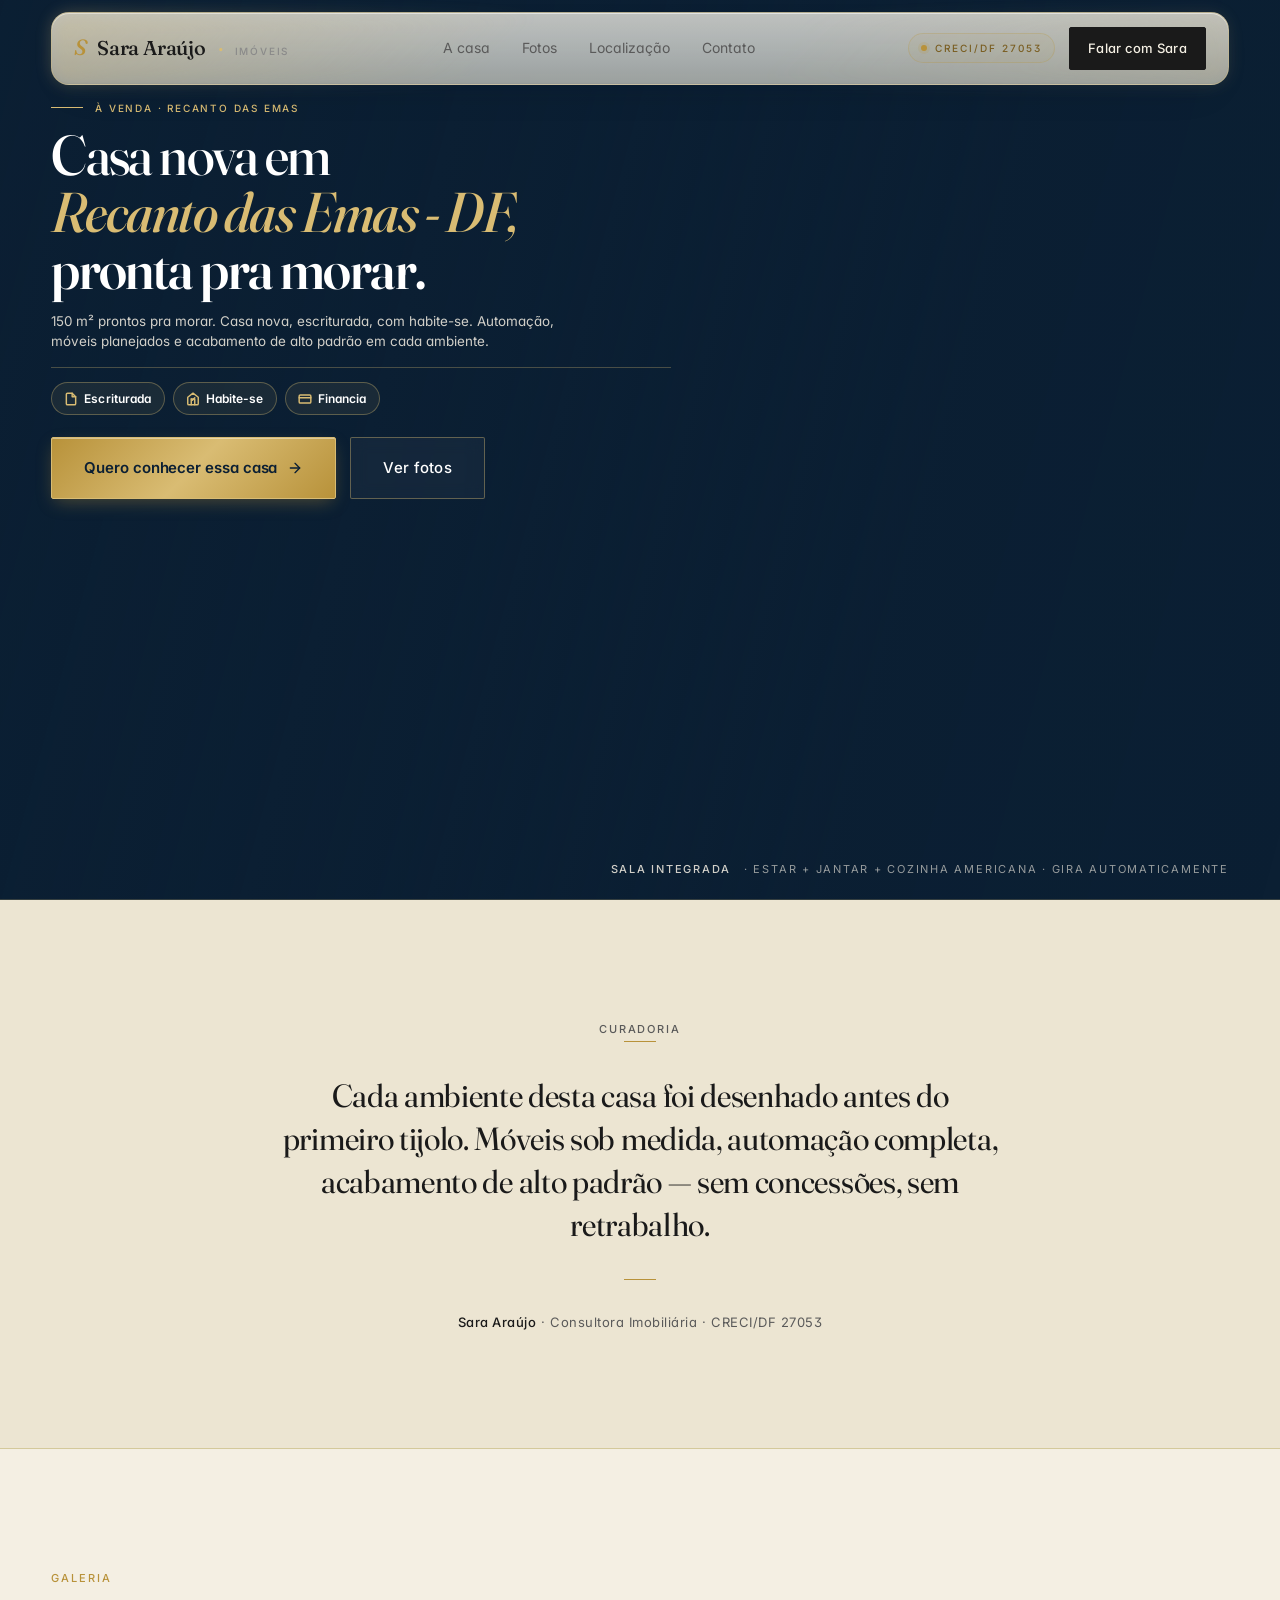
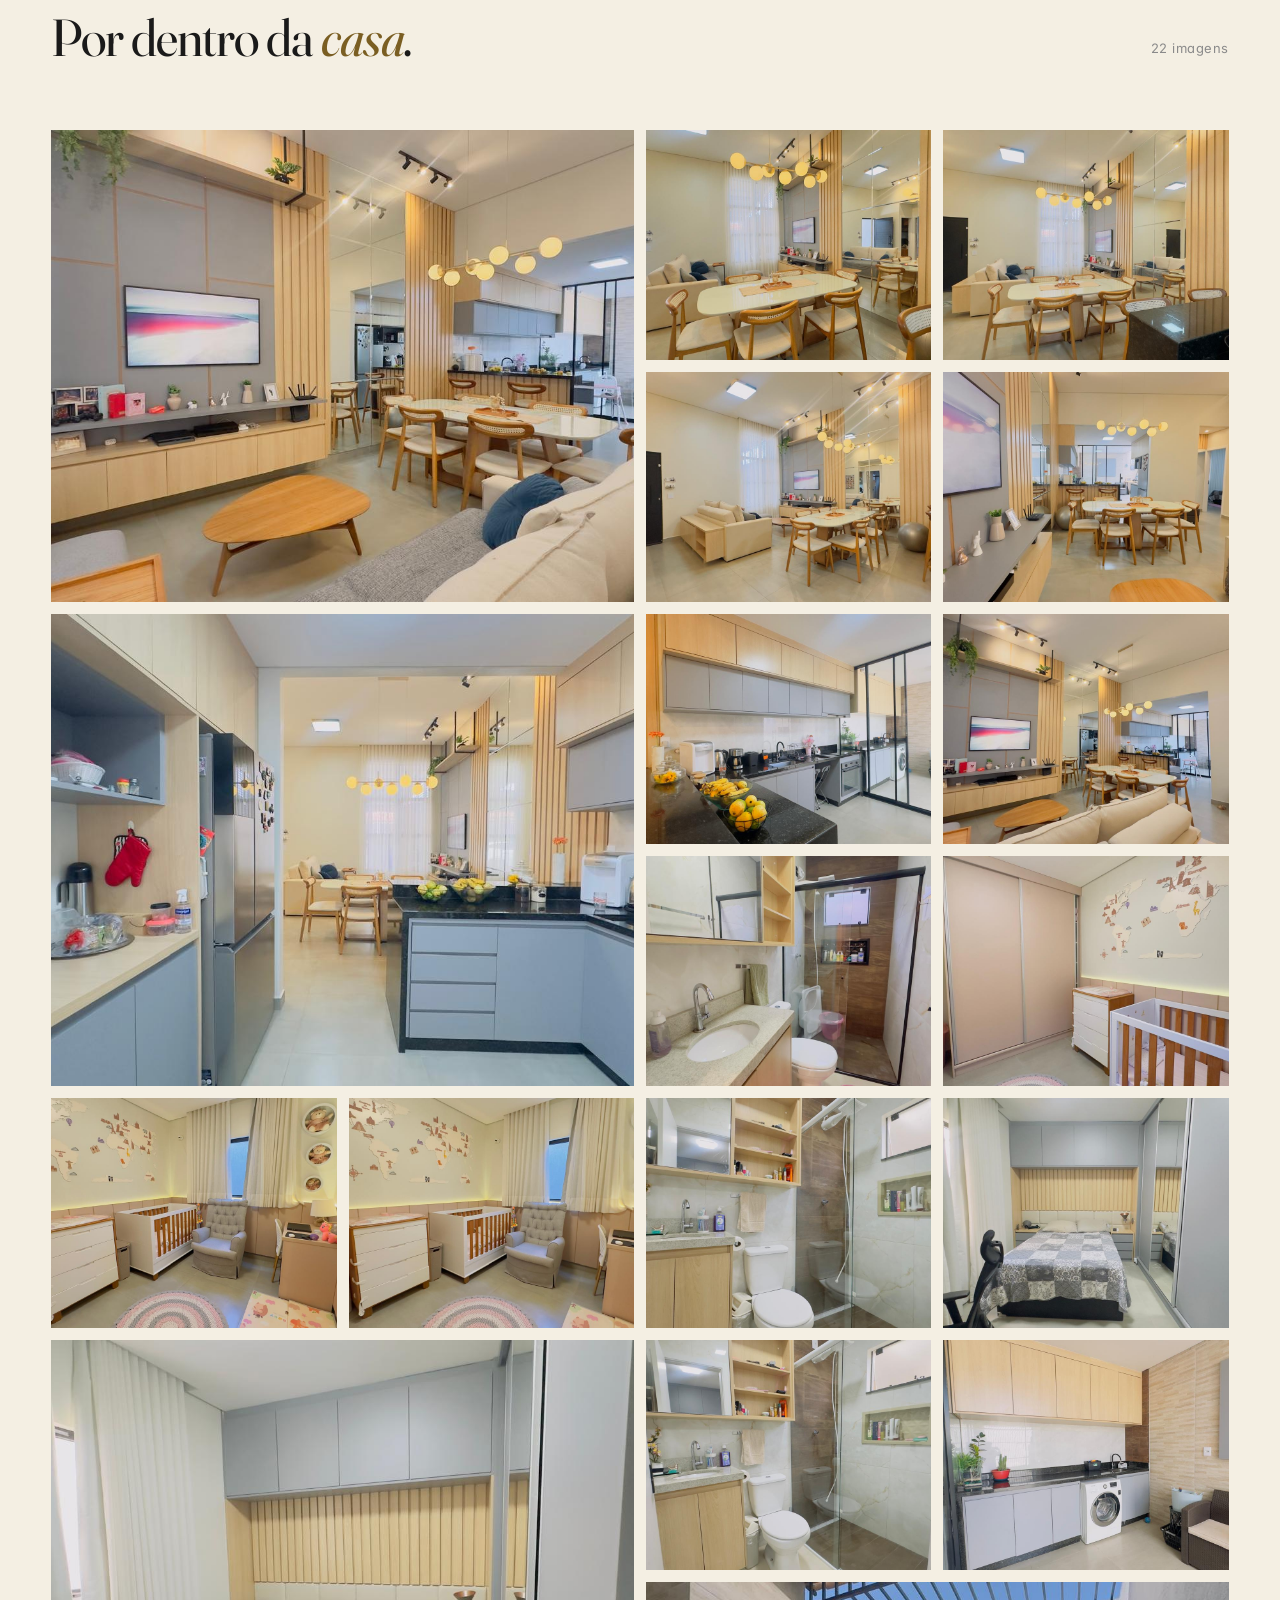
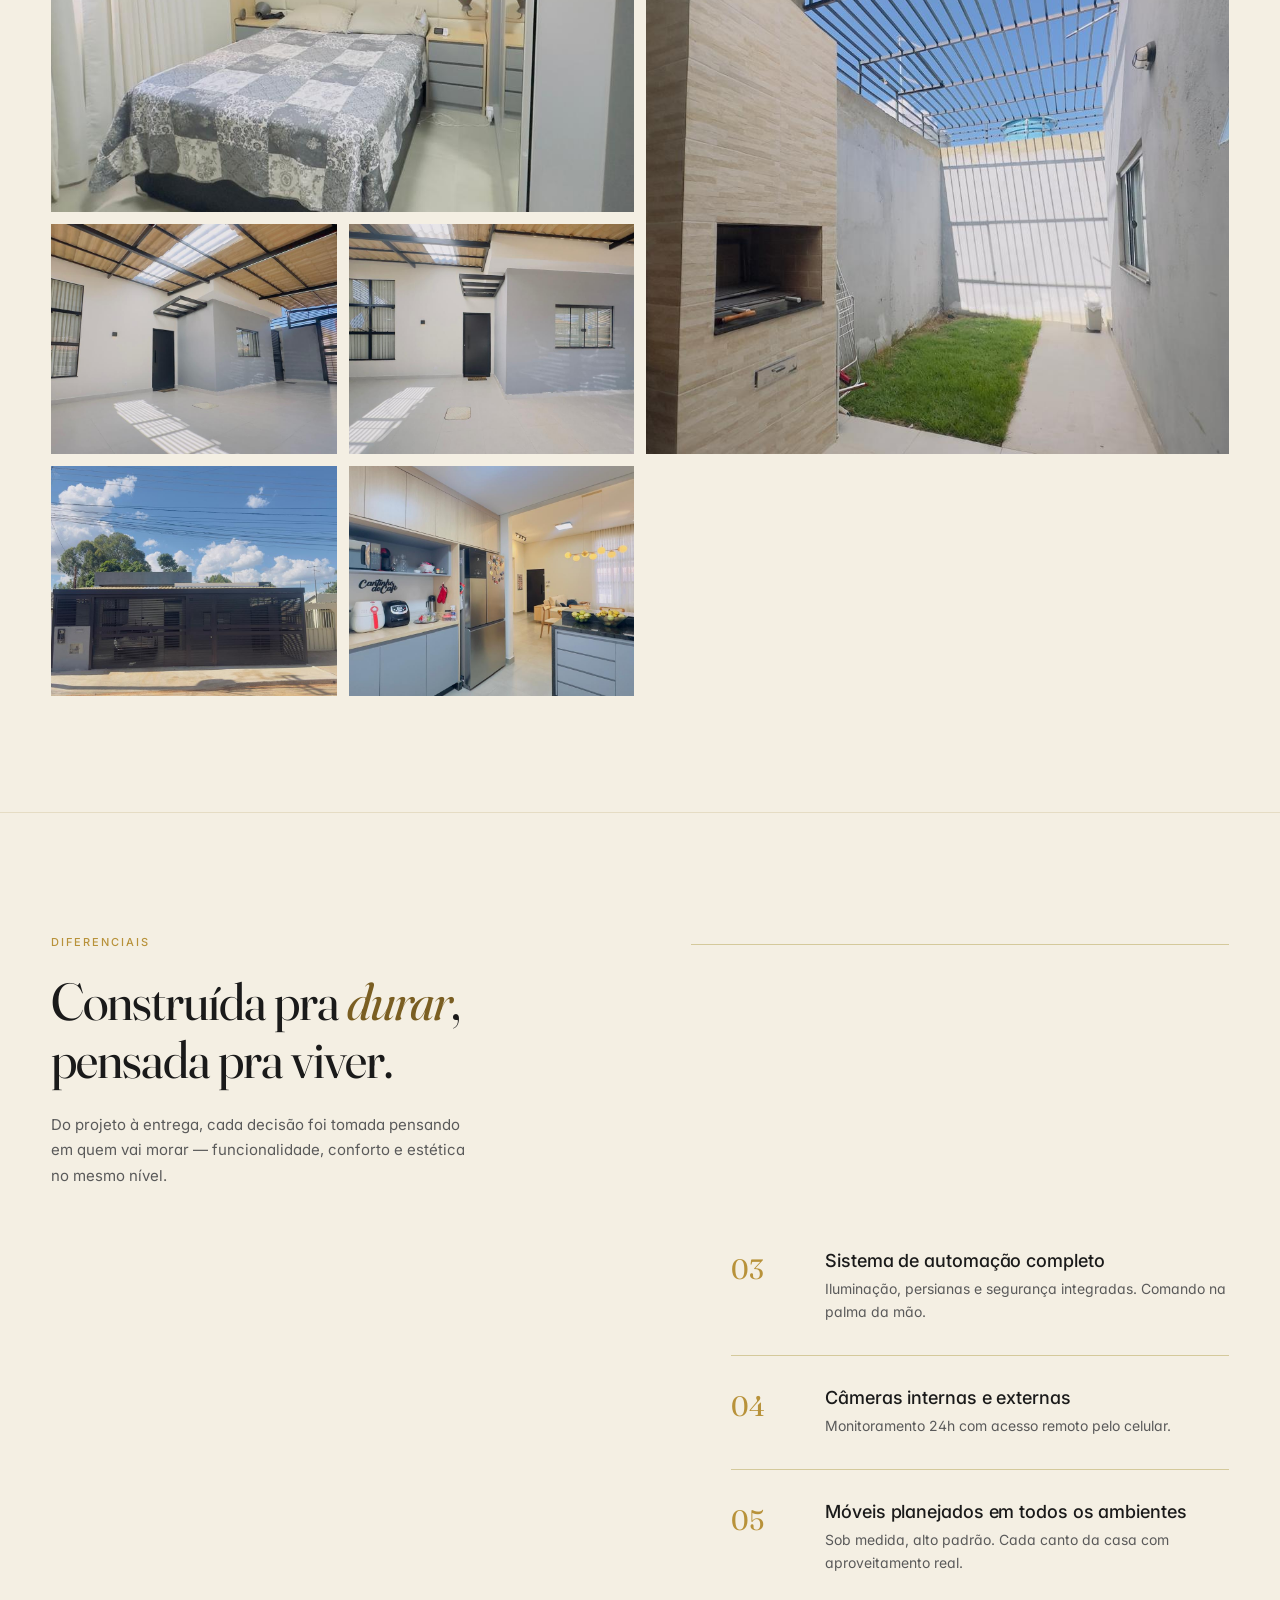
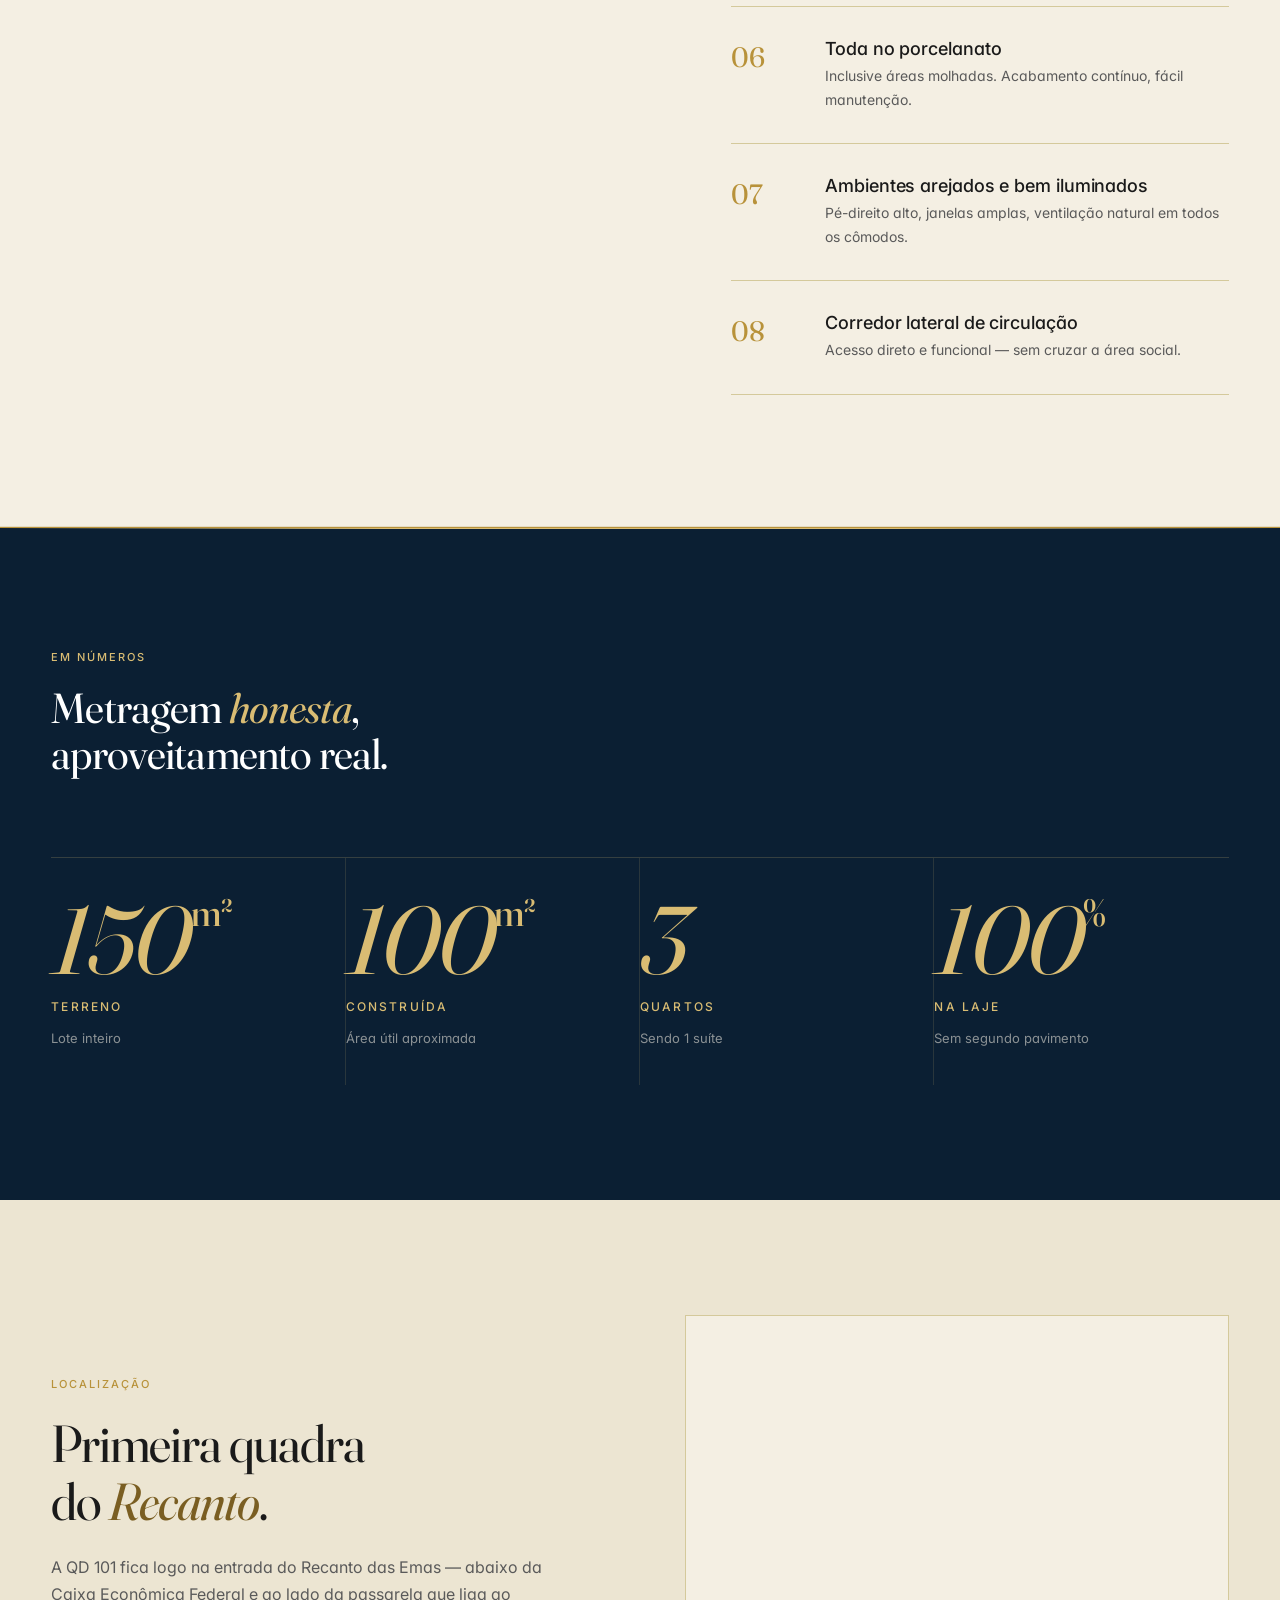
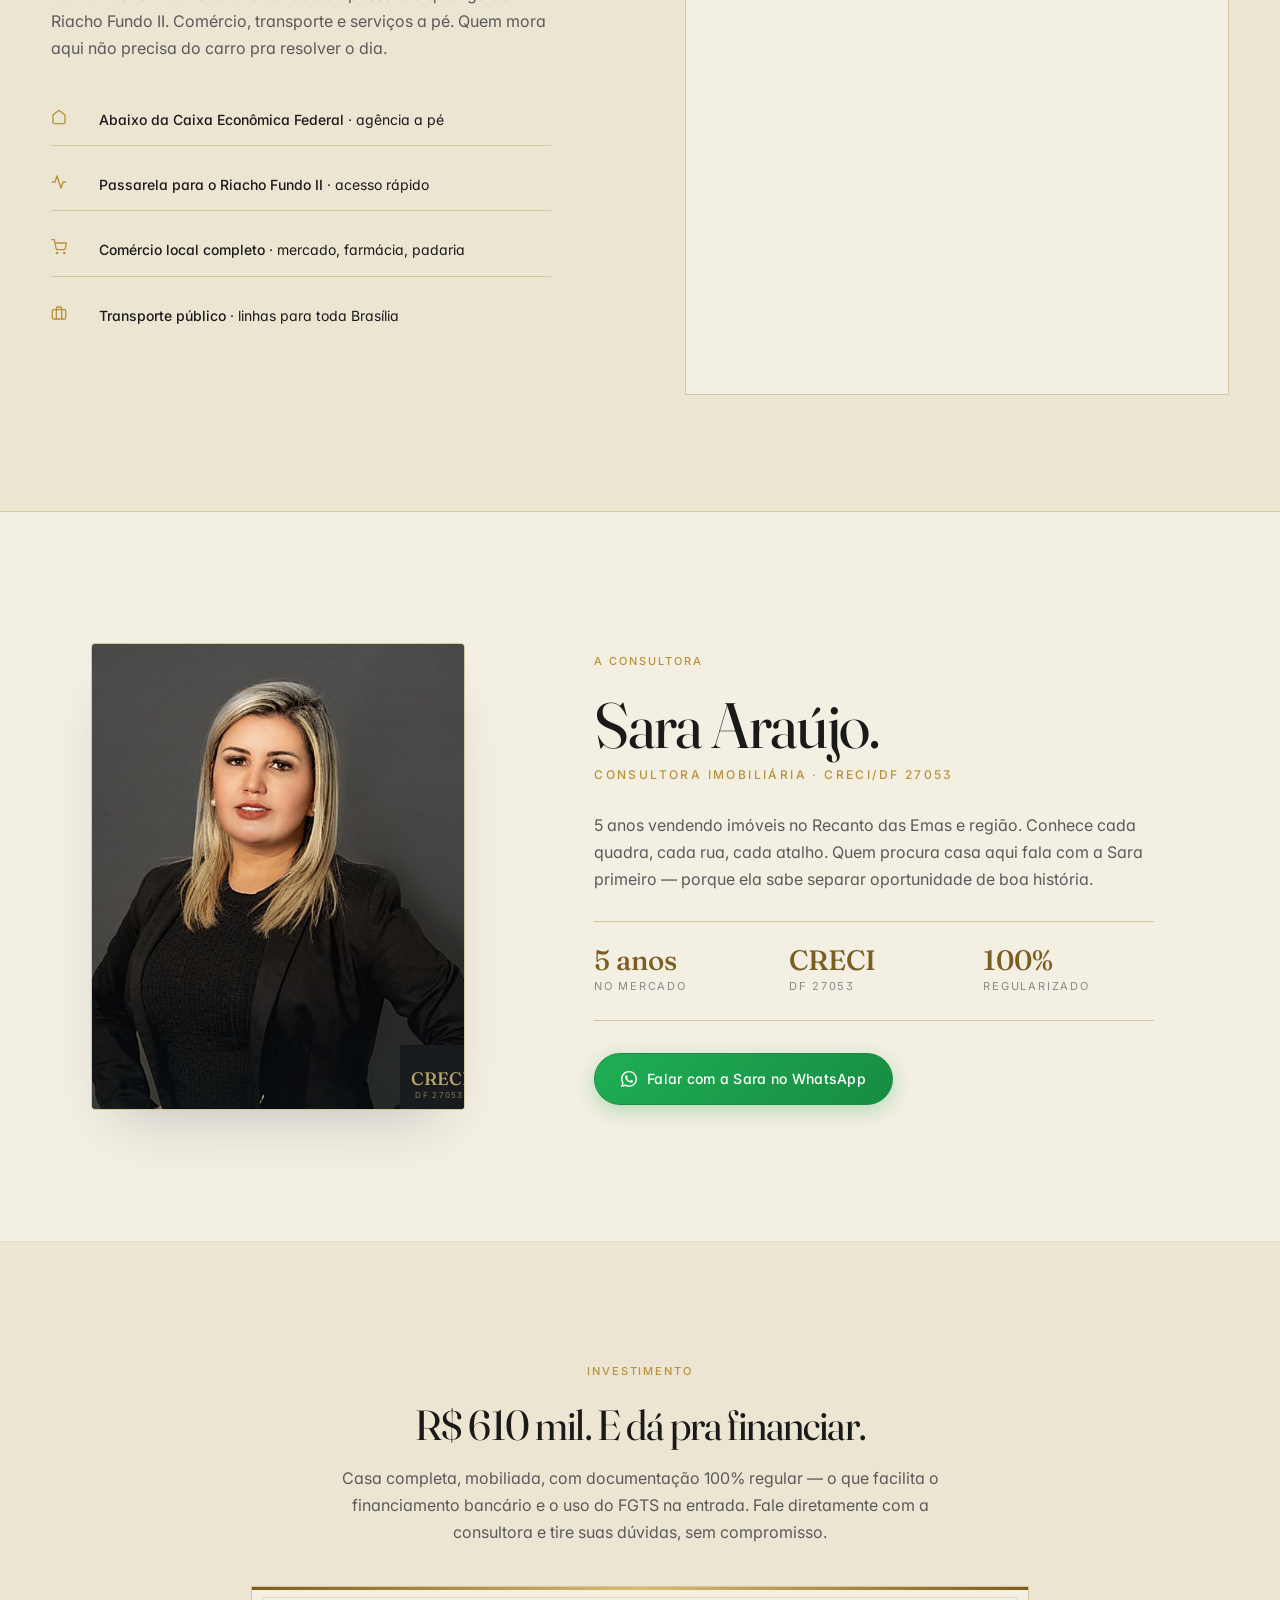
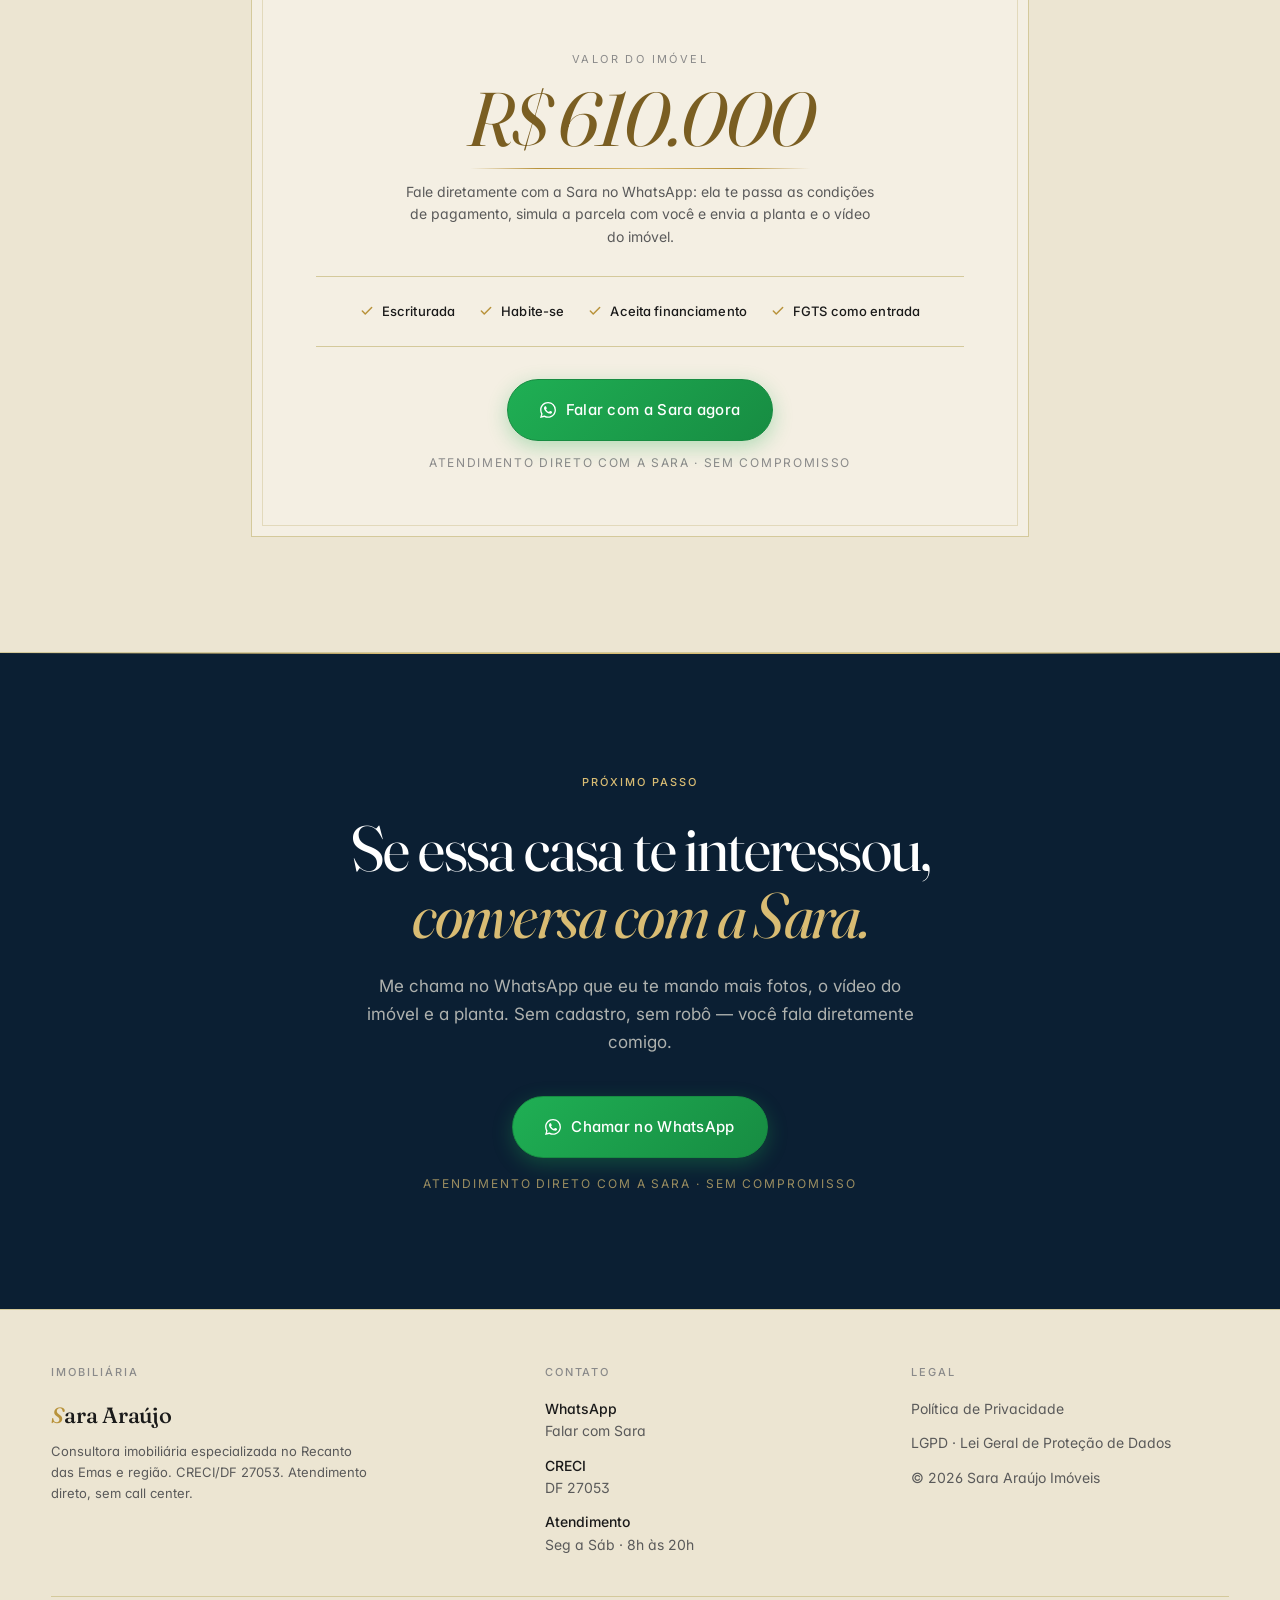
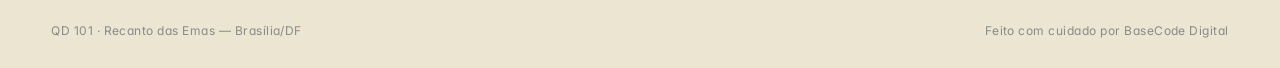
<file: index.html>
<!DOCTYPE html>
<html lang="pt-BR">
<head>
  <meta charset="UTF-8" />
  <meta name="viewport" content="width=device-width, initial-scale=1, viewport-fit=cover" />
  <meta name="theme-color" content="#0B1F33" />

  <title>Casa nova à venda · R$ 610 mil · QD 101 Recanto das Emas — DF | Sara Araújo CRECI 27053</title>
  <meta name="description" content="Casa nova e moderna à venda na QD 101 do Recanto das Emas — DF. 150 m² terreno, 100 m² construída, 3 quartos (1 suíte), toda no porcelanato, com automação e móveis planejados. Escriturada, com habite-se, aceita financiamento." />

  <!-- Open Graph -->
  <meta property="og:type" content="website" />
  <meta property="og:title" content="Casa nova · QD 101 Recanto das Emas — DF · R$ 610 mil" />
  <meta property="og:description" content="R$ 610 mil. 150 m² na primeira quadra do Recanto das Emas. Escriturada, habite-se, aceita financiamento e FGTS na entrada." />
  <!-- SUBSTITUIR: og-cover.jpg -->
  <meta property="og:image" content="./img/og-cover.jpg" />
  <meta property="og:locale" content="pt_BR" />

  <!-- Favicon placeholder -->
  <link rel="icon" href="data:image/svg+xml,%3Csvg xmlns='http://www.w3.org/2000/svg' viewBox='0 0 32 32'%3E%3Crect width='32' height='32' fill='%23F4EFE3'/%3E%3Ctext x='16' y='22' font-size='18' font-family='serif' font-style='italic' fill='%23B8923A' text-anchor='middle'%3ES%3C/text%3E%3C/svg%3E" />

  <!-- Fonts -->
  <link rel="preconnect" href="https://fonts.googleapis.com" />
  <link rel="preconnect" href="https://fonts.gstatic.com" crossorigin />
  <link href="https://fonts.googleapis.com/css2?family=Fraunces:opsz,wght@9..144,400;9..144,500;9..144,600&family=Inter:wght@400;500;600&display=swap" rel="stylesheet" />

  <!-- Styles -->
  <link rel="stylesheet" href="./css/styles.css" />

  <!-- Meta Pixel -->
  <script src="./js/meta-pixel.js" defer></script>
</head>

<body class="no-js">
  <noscript><style>.reveal{opacity:1;transform:none;}</style></noscript>

  <!-- ============================================== -->
  <!-- HEADER (liquid glass) -->
  <!-- ============================================== -->
  <header class="header">
    <div class="header__inner">
      <a href="#" class="brand" aria-label="Sara Araújo Imóveis — Página inicial">
        <span class="brand__mark">S</span>
        <span class="brand__name">Sara Araújo</span>
        <span class="brand__sep">·</span>
        <span class="brand__meta">Imóveis</span>
      </a>

      <nav class="nav" aria-label="Navegação principal">
        <a href="#a-casa">A casa</a>
        <a href="#fotos">Fotos</a>
        <a href="#localizacao">Localização</a>
        <a href="#contato">Contato</a>
      </nav>

      <div class="header__actions">
        <span class="header__creci" aria-label="CRECI/DF 27053">CRECI/DF 27053</span>
        <!-- SUBSTITUIR: número do WhatsApp no js/main.js CONFIG -->
        <a href="#" class="btn btn--primary btn--sm header__cta" data-whatsapp data-cta-source="header">
          <span class="header__cta-full">Falar com Sara</span>
          <span class="header__cta-short">WhatsApp</span>
        </a>
      </div>
    </div>
  </header>

  <!-- ============================================== -->
  <!-- HERO — split editorial -->
  <!-- ============================================== -->
  <section class="hero">
    <!-- Foto de fundo full-bleed com cross-fade entre 4 fotos + Ken Burns.
         As 4 imagens ficam em ciclo: hero-01.jpg a hero-04.jpg.
         Quando você enviar mais fotos, é só substituir os arquivos pelos mesmos nomes. -->
    <div class="hero__bg" role="img" aria-label="Casa nova na QD 101 do Recanto das Emas">
      <div class="hero__slide"></div>
      <div class="hero__slide"></div>
      <div class="hero__slide"></div>
      <div class="hero__slide"></div>
    </div>

    <div class="hero__inner">
      <div class="hero__copy">
        <span class="hero__label eyebrow">À venda · Recanto das Emas</span>
        <h1 class="hero__title">
          Casa nova em<br /><em>Recanto das Emas - DF,</em><br /><strong>pronta pra morar.</strong>
        </h1>
        <p class="hero__sub">
          150 m² prontos pra morar. Casa nova, escriturada, com habite-se.
          Automação, móveis planejados e acabamento de alto padrão em cada ambiente.
        </p>

        <div class="hero__seals">
          <span class="hero__seal">
            <svg class="hero__seal-icon" viewBox="0 0 24 24" fill="none" stroke="currentColor" stroke-width="2.5" stroke-linecap="round" stroke-linejoin="round"><path d="M14 2H6a2 2 0 0 0-2 2v16a2 2 0 0 0 2 2h12a2 2 0 0 0 2-2V8z"/><polyline points="14 2 14 8 20 8"/></svg>
            <strong>Escriturada</strong>
          </span>
          <span class="hero__seal">
            <svg class="hero__seal-icon" viewBox="0 0 24 24" fill="none" stroke="currentColor" stroke-width="2.5" stroke-linecap="round" stroke-linejoin="round"><path d="M3 9l9-7 9 7v11a2 2 0 0 1-2 2H5a2 2 0 0 1-2-2z"/><polyline points="9 22 9 12 15 12 15 22"/><path d="M9 12l2 2 4-4"/></svg>
            <strong>Habite-se</strong>
          </span>
          <span class="hero__seal">
            <svg class="hero__seal-icon" viewBox="0 0 24 24" fill="none" stroke="currentColor" stroke-width="2.5" stroke-linecap="round" stroke-linejoin="round"><rect x="2" y="5" width="20" height="14" rx="2"/><line x1="2" y1="10" x2="22" y2="10"/></svg>
            <strong>Financia</strong>
          </span>
        </div>

        <div class="hero__actions">
          <a href="#fotos" class="btn btn--primary btn--lg">
            Quero conhecer essa casa
            <svg viewBox="0 0 24 24" fill="none" stroke="currentColor" stroke-width="2" stroke-linecap="round" stroke-linejoin="round"><line x1="5" y1="12" x2="19" y2="12"/><polyline points="12 5 19 12 12 19"/></svg>
          </a>
          <a href="#fotos" class="btn btn--ghost btn--lg">
            Ver fotos
          </a>
        </div>
      </div>
    </div>

    <span class="hero__caption" id="heroCaption">
      <strong id="heroCaptionLabel">Sala integrada</strong> · <span id="heroCaptionSub">Estar + Jantar + Cozinha americana · gira automaticamente</span>
    </span>
  </section>

  <!-- ============================================== -->
  <!-- MANIFESTO -->
  <!-- ============================================== -->
  <section class="manifesto" id="a-casa">
    <div class="manifesto__inner reveal">
      <span class="eyebrow eyebrow--ink">Curadoria</span>
      <p class="manifesto__quote">
        Cada ambiente desta casa foi desenhado antes do primeiro tijolo. Móveis sob medida,
        automação completa, acabamento de alto padrão — sem concessões, sem retrabalho.
      </p>
      <p class="manifesto__signature">
        <strong>Sara Araújo</strong> · Consultora Imobiliária · CRECI/DF 27053
      </p>
    </div>
  </section>

  <!-- ============================================== -->
  <!-- FEATURES — lista numerada editorial -->
  <!-- ============================================== -->
  <section class="gallery" id="fotos">
    <div class="gallery__head reveal">
      <div>
        <span class="eyebrow">Galeria</span>
        <h2 class="gallery__title">
          Por dentro da <em>casa</em>.
        </h2>
      </div>
      <span class="gallery__count">22 imagens</span>
    </div>

    <div class="gallery__grid" id="galleryGrid">
      <!-- GALERIA: 22 fotos reais na ordem enviada, narrando a visita completa. -->
      <button class="gallery__item gallery__item--feature" data-full="./img/foto-01.jpg" data-caption="Sala de estar · painel ripado e home">
        <img src="./img/foto-01.jpg" alt="Sala de estar com painel ripado e home" loading="lazy" />
      </button>
      <button class="gallery__item" data-full="./img/foto-02.jpg" data-caption="Sala de jantar · mesa e pendente">
        <img src="./img/foto-02.jpg" alt="Sala de jantar com mesa e luminária pendente" loading="lazy" />
      </button>
      <button class="gallery__item" data-full="./img/foto-03.jpg" data-caption="Área integrada · estar e jantar">
        <img src="./img/foto-03.jpg" alt="Área integrada de estar e jantar" loading="lazy" />
      </button>
      <button class="gallery__item" data-full="./img/foto-04.jpg" data-caption="Living · sofá e jantar">
        <img src="./img/foto-04.jpg" alt="Living com sofá e mesa de jantar" loading="lazy" />
      </button>
      <button class="gallery__item" data-full="./img/foto-05.jpg" data-caption="Estar · jantar · cozinha ao fundo">
        <img src="./img/foto-05.jpg" alt="Estar e jantar com cozinha ao fundo" loading="lazy" />
      </button>
      <button class="gallery__item gallery__item--feature" data-full="./img/foto-06.jpg" data-caption="Cozinha · bancada e planejados">
        <img src="./img/foto-06.jpg" alt="Cozinha planejada com bancada" loading="lazy" />
      </button>
      <button class="gallery__item" data-full="./img/foto-07.jpg" data-caption="Cozinha · ilha gourmet">
        <img src="./img/foto-07.jpg" alt="Cozinha com ilha gourmet" loading="lazy" />
      </button>
      <button class="gallery__item" data-full="./img/foto-08.jpg" data-caption="Sala · home e espelho">
        <img src="./img/foto-08.jpg" alt="Sala com painel home e espelho" loading="lazy" />
      </button>
      <button class="gallery__item" data-full="./img/foto-09.jpg" data-caption="Banheiro social · box de vidro">
        <img src="./img/foto-09.jpg" alt="Banheiro social com box de vidro" loading="lazy" />
      </button>
      <button class="gallery__item" data-full="./img/foto-10.jpg" data-caption="Quarto · guarda-roupa planejado">
        <img src="./img/foto-10.jpg" alt="Quarto com guarda-roupa planejado" loading="lazy" />
      </button>
      <button class="gallery__item" data-full="./img/foto-11.jpg" data-caption="Quarto · dormitório planejado">
        <img src="./img/foto-11.jpg" alt="Quarto dormitório planejado" loading="lazy" />
      </button>
      <button class="gallery__item" data-full="./img/foto-12.jpg" data-caption="Quarto · planejados">
        <img src="./img/foto-12.jpg" alt="Quarto com armários planejados" loading="lazy" />
      </button>
      <button class="gallery__item" data-full="./img/foto-13.jpg" data-caption="Banheiro · nichos e box">
        <img src="./img/foto-13.jpg" alt="Banheiro com nichos e box" loading="lazy" />
      </button>
      <button class="gallery__item gallery__item--feature" data-full="./img/foto-14.jpg" data-caption="Suíte · cabeceira ripada">
        <img src="./img/foto-14.jpg" alt="Suíte principal com cabeceira ripada" loading="lazy" />
      </button>
      <button class="gallery__item" data-full="./img/foto-15.jpg" data-caption="Suíte · home office">
        <img src="./img/foto-15.jpg" alt="Suíte com home office" loading="lazy" />
      </button>
      <button class="gallery__item" data-full="./img/foto-16.jpg" data-caption="Lavabo · espelho e pia">
        <img src="./img/foto-16.jpg" alt="Lavabo com espelho e pia" loading="lazy" />
      </button>
      <button class="gallery__item" data-full="./img/foto-17.jpg" data-caption="Área de serviço · lavanderia">
        <img src="./img/foto-17.jpg" alt="Área de serviço com lavanderia" loading="lazy" />
      </button>
      <button class="gallery__item gallery__item--feature" data-full="./img/foto-18.jpg" data-caption="Área gourmet · churrasqueira">
        <img src="./img/foto-18.jpg" alt="Área gourmet com churrasqueira e gramado" loading="lazy" />
      </button>
      <button class="gallery__item" data-full="./img/foto-19.jpg" data-caption="Espaço gourmet · cobertura">
        <img src="./img/foto-19.jpg" alt="Espaço gourmet com cobertura" loading="lazy" />
      </button>
      <button class="gallery__item" data-full="./img/foto-20.jpg" data-caption="Área externa · quintal">
        <img src="./img/foto-20.jpg" alt="Área externa com quintal" loading="lazy" />
      </button>
      <button class="gallery__item" data-full="./img/foto-21.jpg" data-caption="Fachada · portão de alumínio">
        <img src="./img/foto-21.jpg" alt="Fachada com portão de alumínio preto" loading="lazy" />
      </button>
      <button class="gallery__item" data-full="./img/foto-22.jpg" data-caption="Cozinha · planejados">
        <img src="./img/foto-22.jpg" alt="Cozinha com planejados cinza" loading="lazy" />
      </button>
    </div>
  </section>

  <!-- ============================================== -->
  <!-- STATS — azul marinho -->
  <!-- ============================================== -->
  <section class="features">
    <div class="features__inner">
      <div class="features__head">
        <span class="eyebrow">Diferenciais</span>
        <h2 class="features__title">
          Construída pra <em>durar</em>,<br />pensada pra viver.
        </h2>
        <p class="features__intro">
          Do projeto à entrega, cada decisão foi tomada pensando em quem vai morar —
          funcionalidade, conforto e estética no mesmo nível.
        </p>
      </div>

      <ol class="feature-list">
        <li class="feature reveal">
          <span class="feature__num">01</span>
          <div class="feature__body">
            <h3 class="feature__title">Casa nova e moderna</h3>
            <p class="feature__desc">Recém-construída, com acabamento e instalações novíssimos. Tudo pronto pra você morar.</p>
          </div>
        </li>
        <li class="feature reveal">
          <span class="feature__num">02</span>
          <div class="feature__body">
            <h3 class="feature__title">100% na laje</h3>
            <p class="feature__desc">Toda a metragem distribuída em um único pavimento. Sem escadas, sem desperdício.</p>
          </div>
        </li>
        <li class="feature reveal">
          <span class="feature__num">03</span>
          <div class="feature__body">
            <h3 class="feature__title">Sistema de automação completo</h3>
            <p class="feature__desc">Iluminação, persianas e segurança integradas. Comando na palma da mão.</p>
          </div>
        </li>
        <li class="feature reveal">
          <span class="feature__num">04</span>
          <div class="feature__body">
            <h3 class="feature__title">Câmeras internas e externas</h3>
            <p class="feature__desc">Monitoramento 24h com acesso remoto pelo celular.</p>
          </div>
        </li>
        <li class="feature reveal">
          <span class="feature__num">05</span>
          <div class="feature__body">
            <h3 class="feature__title">Móveis planejados em todos os ambientes</h3>
            <p class="feature__desc">Sob medida, alto padrão. Cada canto da casa com aproveitamento real.</p>
          </div>
        </li>
        <li class="feature reveal">
          <span class="feature__num">06</span>
          <div class="feature__body">
            <h3 class="feature__title">Toda no porcelanato</h3>
            <p class="feature__desc">Inclusive áreas molhadas. Acabamento contínuo, fácil manutenção.</p>
          </div>
        </li>
        <li class="feature reveal">
          <span class="feature__num">07</span>
          <div class="feature__body">
            <h3 class="feature__title">Ambientes arejados e bem iluminados</h3>
            <p class="feature__desc">Pé-direito alto, janelas amplas, ventilação natural em todos os cômodos.</p>
          </div>
        </li>
        <li class="feature reveal">
          <span class="feature__num">08</span>
          <div class="feature__body">
            <h3 class="feature__title">Corredor lateral de circulação</h3>
            <p class="feature__desc">Acesso direto e funcional — sem cruzar a área social.</p>
          </div>
        </li>
      </ol>
    </div>
  </section>

  <hr class="hairline hairline--gold" />

  <!-- ============================================== -->
  <!-- GALLERY — mosaico assimétrico -->
  <!-- ============================================== -->
  <section class="stats">
    <div class="stats__inner">
      <div class="stats__head">
        <div>
          <span class="eyebrow eyebrow--light">Em números</span>
          <h2 class="stats__title">
            Metragem <em>honesta</em>,<br />aproveitamento real.
          </h2>
        </div>
      </div>

      <div class="stats__grid">
        <div class="stat reveal">
          <span class="stat__num"><em>150</em><sup>m²</sup></span>
          <span class="stat__label">Terreno</span>
          <span class="stat__sub">Lote inteiro</span>
        </div>
        <div class="stat reveal">
          <span class="stat__num"><em>100</em><sup>m²</sup></span>
          <span class="stat__label">Construída</span>
          <span class="stat__sub">Área útil aproximada</span>
        </div>
        <div class="stat reveal">
          <span class="stat__num"><em>3</em></span>
          <span class="stat__label">Quartos</span>
          <span class="stat__sub">Sendo 1 suíte</span>
        </div>
        <div class="stat reveal">
          <span class="stat__num"><em>100</em><sup>%</sup></span>
          <span class="stat__label">Na laje</span>
          <span class="stat__sub">Sem segundo pavimento</span>
        </div>
      </div>
    </div>
  </section>

  <!-- ============================================== -->
  <!-- LOCATION -->
  <!-- ============================================== -->
  <section class="location" id="localizacao">
    <div class="location__inner">
      <div class="location__copy reveal">
        <span class="eyebrow">Localização</span>
        <h2 class="location__title">
          Primeira quadra<br />do <em>Recanto</em>.
        </h2>
        <p class="location__text">
          A QD 101 fica logo na entrada do Recanto das Emas — abaixo da Caixa Econômica
          Federal e ao lado da passarela que liga ao Riacho Fundo II. Comércio, transporte
          e serviços a pé. Quem mora aqui não precisa do carro pra resolver o dia.
        </p>

        <ul class="location__list">
          <li class="location__item">
            <svg viewBox="0 0 24 24" fill="none" stroke="currentColor" stroke-width="2" stroke-linecap="round" stroke-linejoin="round"><path d="M3 9l9-7 9 7v11a2 2 0 0 1-2 2H5a2 2 0 0 1-2-2z"/></svg>
            <span><strong>Abaixo da Caixa Econômica Federal</strong> · agência a pé</span>
          </li>
          <li class="location__item">
            <svg viewBox="0 0 24 24" fill="none" stroke="currentColor" stroke-width="2" stroke-linecap="round" stroke-linejoin="round"><path d="M22 12h-4l-3 9L9 3l-3 9H2"/></svg>
            <span><strong>Passarela para o Riacho Fundo II</strong> · acesso rápido</span>
          </li>
          <li class="location__item">
            <svg viewBox="0 0 24 24" fill="none" stroke="currentColor" stroke-width="2" stroke-linecap="round" stroke-linejoin="round"><circle cx="9" cy="21" r="1"/><circle cx="20" cy="21" r="1"/><path d="M1 1h4l2.68 13.39a2 2 0 0 0 2 1.61h9.72a2 2 0 0 0 2-1.61L23 6H6"/></svg>
            <span><strong>Comércio local completo</strong> · mercado, farmácia, padaria</span>
          </li>
          <li class="location__item">
            <svg viewBox="0 0 24 24" fill="none" stroke="currentColor" stroke-width="2" stroke-linecap="round" stroke-linejoin="round"><rect x="2" y="7" width="20" height="14" rx="2" ry="2"/><path d="M16 21V5a2 2 0 0 0-2-2h-4a2 2 0 0 0-2 2v16"/></svg>
            <span><strong>Transporte público</strong> · linhas para toda Brasília</span>
          </li>
        </ul>
      </div>

      <div class="location__map reveal">
        <!-- Google Maps embed — QD 101, Recanto das Emas (coordenadas IBGE -15.8322626, -48.0107626) -->
        <iframe
          src="https://maps.google.com/maps?q=-15.8322626,-48.0107626&z=16&output=embed&hl=pt-BR"
          width="100%"
          height="100%"
          style="border:0"
          allowfullscreen
          loading="lazy"
          referrerpolicy="no-referrer-when-downgrade"
          title="Mapa — QD 101, Recanto das Emas, Brasília DF"
        ></iframe>
      </div>
    </div>
  </section>

  <!-- ============================================== -->
  <!-- ABOUT — Sara -->
  <!-- ============================================== -->
  <section class="about" id="contato">
    <div class="about__inner">
      <figure class="about__photo reveal">
        <img src="./img/sara.jpg" alt="Sara Araújo — consultora imobiliária CRECI/DF 27053" />
        <div class="about__photo-badge">
          <strong>CRECI</strong>
          <span>DF 27053</span>
        </div>
      </figure>

      <div class="about__copy reveal">
        <span class="eyebrow">A consultora</span>
        <h2 class="about__name">Sara Araújo.</h2>
        <div class="about__creci">Consultora Imobiliária · CRECI/DF 27053</div>
        <p class="about__text">
          5 anos vendendo imóveis no Recanto das Emas e região. Conhece cada quadra,
          cada rua, cada atalho. Quem procura casa aqui fala com a Sara primeiro —
          porque ela sabe separar oportunidade de boa história.
        </p>

        <div class="about__stats">
          <div class="about__stat">
            <span class="about__stat-num">5 anos</span>
            <span class="about__stat-label">No mercado</span>
          </div>
          <div class="about__stat">
            <span class="about__stat-num">CRECI</span>
            <span class="about__stat-label">DF 27053</span>
          </div>
          <div class="about__stat">
            <span class="about__stat-num">100%</span>
            <span class="about__stat-label">Regularizado</span>
          </div>
        </div>

        <a href="#" class="btn btn--whatsapp" data-whatsapp data-cta-source="sobre-sara">
          <svg viewBox="0 0 24 24" fill="currentColor"><path d="M17.472 14.382c-.297-.149-1.758-.867-2.03-.967-.273-.099-.471-.148-.67.15-.197.297-.767.966-.94 1.164-.173.199-.347.223-.644.075-.297-.15-1.255-.463-2.39-1.475-.883-.788-1.48-1.761-1.653-2.059-.173-.297-.018-.458.13-.606.134-.133.298-.347.446-.52.149-.174.198-.298.298-.497.099-.198.05-.371-.025-.52-.075-.149-.669-1.612-.916-2.207-.242-.579-.487-.5-.669-.51-.173-.008-.371-.01-.57-.01-.198 0-.52.074-.792.372-.272.297-1.04 1.016-1.04 2.479 0 1.462 1.065 2.875 1.213 3.074.149.198 2.096 3.2 5.077 4.487.709.306 1.262.489 1.694.625.712.227 1.36.195 1.871.118.571-.085 1.758-.719 2.006-1.413.248-.694.248-1.289.173-1.413-.074-.124-.272-.198-.57-.347m-5.421 7.403h-.004a9.87 9.87 0 0 1-5.031-1.378l-.361-.214-3.741.982.998-3.648-.235-.374a9.86 9.86 0 0 1-1.51-5.26c.001-5.45 4.436-9.884 9.888-9.884 2.64 0 5.122 1.03 6.988 2.898a9.825 9.825 0 0 1 2.893 6.994c-.003 5.45-4.437 9.884-9.885 9.884m8.413-18.297A11.815 11.815 0 0 0 12.05 0C5.495 0 .16 5.335.157 11.892c0 2.096.547 4.142 1.588 5.945L.057 24l6.305-1.654a11.882 11.882 0 0 0 5.683 1.448h.005c6.554 0 11.89-5.335 11.893-11.893a11.821 11.821 0 0 0-3.48-8.413Z"/></svg>
          Falar com a Sara no WhatsApp
        </a>
      </div>
    </div>
  </section>

  <!-- ============================================== -->
  <!-- PRICE BLOCK — AIDA Ação -->
  <!-- ============================================== -->
  <section class="price">
    <div class="price__inner">
      <span class="eyebrow reveal">Investimento</span>
      <h2 class="price__title reveal">
        R$ 610 mil. E dá pra financiar.
      </h2>
      <p class="price__lead reveal">
        Casa completa, mobiliada, com documentação 100% regular — o que facilita
        o financiamento bancário e o uso do FGTS na entrada. Fale diretamente
        com a consultora e tire suas dúvidas, sem compromisso.
      </p>

      <div class="price__card reveal">
        <div class="price__label">Valor do imóvel</div>
        <div class="price__value"><em>R$ 610.000</em></div>
        <p class="price__note">
          Fale diretamente com a Sara no WhatsApp: ela te passa as condições de
          pagamento, simula a parcela com você e envia a planta e o vídeo do imóvel.
        </p>

        <div class="price__docs">
          <span class="price__doc">
            <svg viewBox="0 0 24 24" fill="none" stroke="currentColor" stroke-width="2.5" stroke-linecap="round" stroke-linejoin="round"><polyline points="20 6 9 17 4 12"/></svg>
            Escriturada
          </span>
          <span class="price__doc">
            <svg viewBox="0 0 24 24" fill="none" stroke="currentColor" stroke-width="2.5" stroke-linecap="round" stroke-linejoin="round"><polyline points="20 6 9 17 4 12"/></svg>
            Habite-se
          </span>
          <span class="price__doc">
            <svg viewBox="0 0 24 24" fill="none" stroke="currentColor" stroke-width="2.5" stroke-linecap="round" stroke-linejoin="round"><polyline points="20 6 9 17 4 12"/></svg>
            Aceita financiamento
          </span>
          <span class="price__doc">
            <svg viewBox="0 0 24 24" fill="none" stroke="currentColor" stroke-width="2.5" stroke-linecap="round" stroke-linejoin="round"><polyline points="20 6 9 17 4 12"/></svg>
            FGTS como entrada
          </span>
        </div>

        <div class="price__cta">
          <a href="#" class="btn btn--whatsapp btn--lg" data-whatsapp data-cta-source="bloco-preco">
            <svg viewBox="0 0 24 24" fill="currentColor" width="18" height="18"><path d="M17.472 14.382c-.297-.149-1.758-.867-2.03-.967-.273-.099-.471-.148-.67.15-.197.297-.767.966-.94 1.164-.173.199-.347.223-.644.075-.297-.15-1.255-.463-2.39-1.475-.883-.788-1.48-1.761-1.653-2.059-.173-.297-.018-.458.13-.606.134-.133.298-.347.446-.52.149-.174.198-.298.298-.497.099-.198.05-.371-.025-.52-.075-.149-.669-1.612-.916-2.207-.242-.579-.487-.5-.669-.51-.173-.008-.371-.01-.57-.01-.198 0-.52.074-.792.372-.272.297-1.04 1.016-1.04 2.479 0 1.462 1.065 2.875 1.213 3.074.149.198 2.096 3.2 5.077 4.487.709.306 1.262.489 1.694.625.712.227 1.36.195 1.871.118.571-.085 1.758-.719 2.006-1.413.248-.694.248-1.289.173-1.413-.074-.124-.272-.198-.57-.347m-5.421 7.403h-.004a9.87 9.87 0 0 1-5.031-1.378l-.361-.214-3.741.982.998-3.648-.235-.374a9.86 9.86 0 0 1-1.51-5.26c.001-5.45 4.436-9.884 9.888-9.884 2.64 0 5.122 1.03 6.988 2.898a9.825 9.825 0 0 1 2.893 6.994c-.003 5.45-4.437 9.884-9.885 9.884m8.413-18.297A11.815 11.815 0 0 0 12.05 0C5.495 0 .16 5.335.157 11.892c0 2.096.547 4.142 1.588 5.945L.057 24l6.305-1.654a11.882 11.882 0 0 0 5.683 1.448h.005c6.554 0 11.89-5.335 11.893-11.893a11.821 11.821 0 0 0-3.48-8.413Z"/></svg>
            Falar com a Sara agora
          </a>
          <small style="font-size:12px;letter-spacing:.14em;text-transform:uppercase;color:var(--ink-mute);">
            Atendimento direto com a Sara · Sem compromisso
          </small>
        </div>
      </div>
    </div>
  </section>

  <!-- ============================================== -->
  <!-- FINAL CTA — azul marinho -->
  <!-- ============================================== -->
  <section class="final">
    <div class="final__inner reveal">
      <span class="eyebrow eyebrow--light">Próximo passo</span>
      <h2 class="final__title">
        Se essa casa te interessou,<br /><em>conversa com a Sara.</em>
      </h2>
      <p class="final__sub">
        Me chama no WhatsApp que eu te mando mais fotos, o vídeo do imóvel e a planta.
        Sem cadastro, sem robô — você fala diretamente comigo.
      </p>

      <div class="final__cta">
        <a href="#" class="btn btn--whatsapp btn--lg" data-whatsapp data-cta-source="cta-final">
          <svg viewBox="0 0 24 24" fill="currentColor" width="20" height="20"><path d="M17.472 14.382c-.297-.149-1.758-.867-2.03-.967-.273-.099-.471-.148-.67.15-.197.297-.767.966-.94 1.164-.173.199-.347.223-.644.075-.297-.15-1.255-.463-2.39-1.475-.883-.788-1.48-1.761-1.653-2.059-.173-.297-.018-.458.13-.606.134-.133.298-.347.446-.52.149-.174.198-.298.298-.497.099-.198.05-.371-.025-.52-.075-.149-.669-1.612-.916-2.207-.242-.579-.487-.5-.669-.51-.173-.008-.371-.01-.57-.01-.198 0-.52.074-.792.372-.272.297-1.04 1.016-1.04 2.479 0 1.462 1.065 2.875 1.213 3.074.149.198 2.096 3.2 5.077 4.487.709.306 1.262.489 1.694.625.712.227 1.36.195 1.871.118.571-.085 1.758-.719 2.006-1.413.248-.694.248-1.289.173-1.413-.074-.124-.272-.198-.57-.347m-5.421 7.403h-.004a9.87 9.87 0 0 1-5.031-1.378l-.361-.214-3.741.982.998-3.648-.235-.374a9.86 9.86 0 0 1-1.51-5.26c.001-5.45 4.436-9.884 9.888-9.884 2.64 0 5.122 1.03 6.988 2.898a9.825 9.825 0 0 1 2.893 6.994c-.003 5.45-4.437 9.884-9.885 9.884m8.413-18.297A11.815 11.815 0 0 0 12.05 0C5.495 0 .16 5.335.157 11.892c0 2.096.547 4.142 1.588 5.945L.057 24l6.305-1.654a11.882 11.882 0 0 0 5.683 1.448h.005c6.554 0 11.89-5.335 11.893-11.893a11.821 11.821 0 0 0-3.48-8.413Z"/></svg>
          Chamar no WhatsApp
        </a>
        <span class="final__small">Atendimento direto com a Sara · Sem compromisso</span>
      </div>
    </div>
  </section>

  <!-- ============================================== -->
  <!-- FOOTER -->
  <!-- ============================================== -->
  <footer class="footer">
    <div class="footer__inner">
      <div class="footer__grid">
        <div class="footer__col">
          <h4>Imobiliária</h4>
          <div class="footer__brand"><em>S</em>ara Araújo</div>
          <p class="footer__tagline">
            Consultora imobiliária especializada no Recanto das Emas e região.
            CRECI/DF 27053. Atendimento direto, sem call center.
          </p>
        </div>

        <div class="footer__col">
          <h4>Contato</h4>
          <ul class="footer__list">
            <li>
              <strong>WhatsApp</strong>
              <a href="#" data-whatsapp data-cta-source="footer">Falar com Sara</a>
            </li>
            <li>
              <strong>CRECI</strong>
              DF 27053
            </li>
            <li>
              <strong>Atendimento</strong>
              Seg a Sáb · 8h às 20h
            </li>
          </ul>
        </div>

        <div class="footer__col">
          <h4>Legal</h4>
          <ul class="footer__list">
            <li><a href="./politica-privacidade.html">Política de Privacidade</a></li>
            <li>LGPD · Lei Geral de Proteção de Dados</li>
            <li>© 2026 Sara Araújo Imóveis</li>
          </ul>
        </div>
      </div>

      <div class="footer__bottom">
        <span>QD 101 · Recanto das Emas — Brasília/DF</span>
        <span>Feito com cuidado por BaseCode Digital</span>
      </div>
    </div>
  </footer>

  <!-- ============================================== -->
  <!-- WHATSAPP FLUTUANTE -->
  <!-- ============================================== -->
  <a href="#" class="wa-float" data-whatsapp data-cta-source="flutuante" aria-label="Falar com Sara no WhatsApp">
    <svg viewBox="0 0 24 24" fill="currentColor"><path d="M17.472 14.382c-.297-.149-1.758-.867-2.03-.967-.273-.099-.471-.148-.67.15-.197.297-.767.966-.94 1.164-.173.199-.347.223-.644.075-.297-.15-1.255-.463-2.39-1.475-.883-.788-1.48-1.761-1.653-2.059-.173-.297-.018-.458.13-.606.134-.133.298-.347.446-.52.149-.174.198-.298.298-.497.099-.198.05-.371-.025-.52-.075-.149-.669-1.612-.916-2.207-.242-.579-.487-.5-.669-.51-.173-.008-.371-.01-.57-.01-.198 0-.52.074-.792.372-.272.297-1.04 1.016-1.04 2.479 0 1.462 1.065 2.875 1.213 3.074.149.198 2.096 3.2 5.077 4.487.709.306 1.262.489 1.694.625.712.227 1.36.195 1.871.118.571-.085 1.758-.719 2.006-1.413.248-.694.248-1.289.173-1.413-.074-.124-.272-.198-.57-.347m-5.421 7.403h-.004a9.87 9.87 0 0 1-5.031-1.378l-.361-.214-3.741.982.998-3.648-.235-.374a9.86 9.86 0 0 1-1.51-5.26c.001-5.45 4.436-9.884 9.888-9.884 2.64 0 5.122 1.03 6.988 2.898a9.825 9.825 0 0 1 2.893 6.994c-.003 5.45-4.437 9.884-9.885 9.884m8.413-18.297A11.815 11.815 0 0 0 12.05 0C5.495 0 .16 5.335.157 11.892c0 2.096.547 4.142 1.588 5.945L.057 24l6.305-1.654a11.882 11.882 0 0 0 5.683 1.448h.005c6.554 0 11.89-5.335 11.893-11.893a11.821 11.821 0 0 0-3.48-8.413Z"/></svg>
  </a>

  <!-- ============================================== -->
  <!-- LIGHTBOX -->
  <!-- ============================================== -->
  <div class="lightbox" id="lightbox" role="dialog" aria-modal="true" aria-label="Visualizador de imagem" hidden>
    <div class="lightbox__inner">
      <button class="lightbox__close" aria-label="Fechar" data-lightbox-close>
        <svg viewBox="0 0 24 24" fill="none" stroke="currentColor" stroke-width="2" stroke-linecap="round" stroke-linejoin="round"><line x1="18" y1="6" x2="6" y2="18"/><line x1="6" y1="6" x2="18" y2="18"/></svg>
      </button>
      <button class="lightbox__nav lightbox__nav--prev" aria-label="Imagem anterior" data-lightbox-prev>
        <svg viewBox="0 0 24 24" fill="none" stroke="currentColor" stroke-width="2" stroke-linecap="round" stroke-linejoin="round"><polyline points="15 18 9 12 15 6"/></svg>
      </button>
      <div class="lightbox__content" id="lightboxContent">
        <!-- injetado via JS -->
      </div>
      <button class="lightbox__nav lightbox__nav--next" aria-label="Próxima imagem" data-lightbox-next>
        <svg viewBox="0 0 24 24" fill="none" stroke="currentColor" stroke-width="2" stroke-linecap="round" stroke-linejoin="round"><polyline points="9 18 15 12 9 6"/></svg>
      </button>
      <span class="lightbox__caption" id="lightboxCaption"></span>
    </div>
  </div>

  <script src="./js/main.js" defer></script>
</body>
</html>
</file>
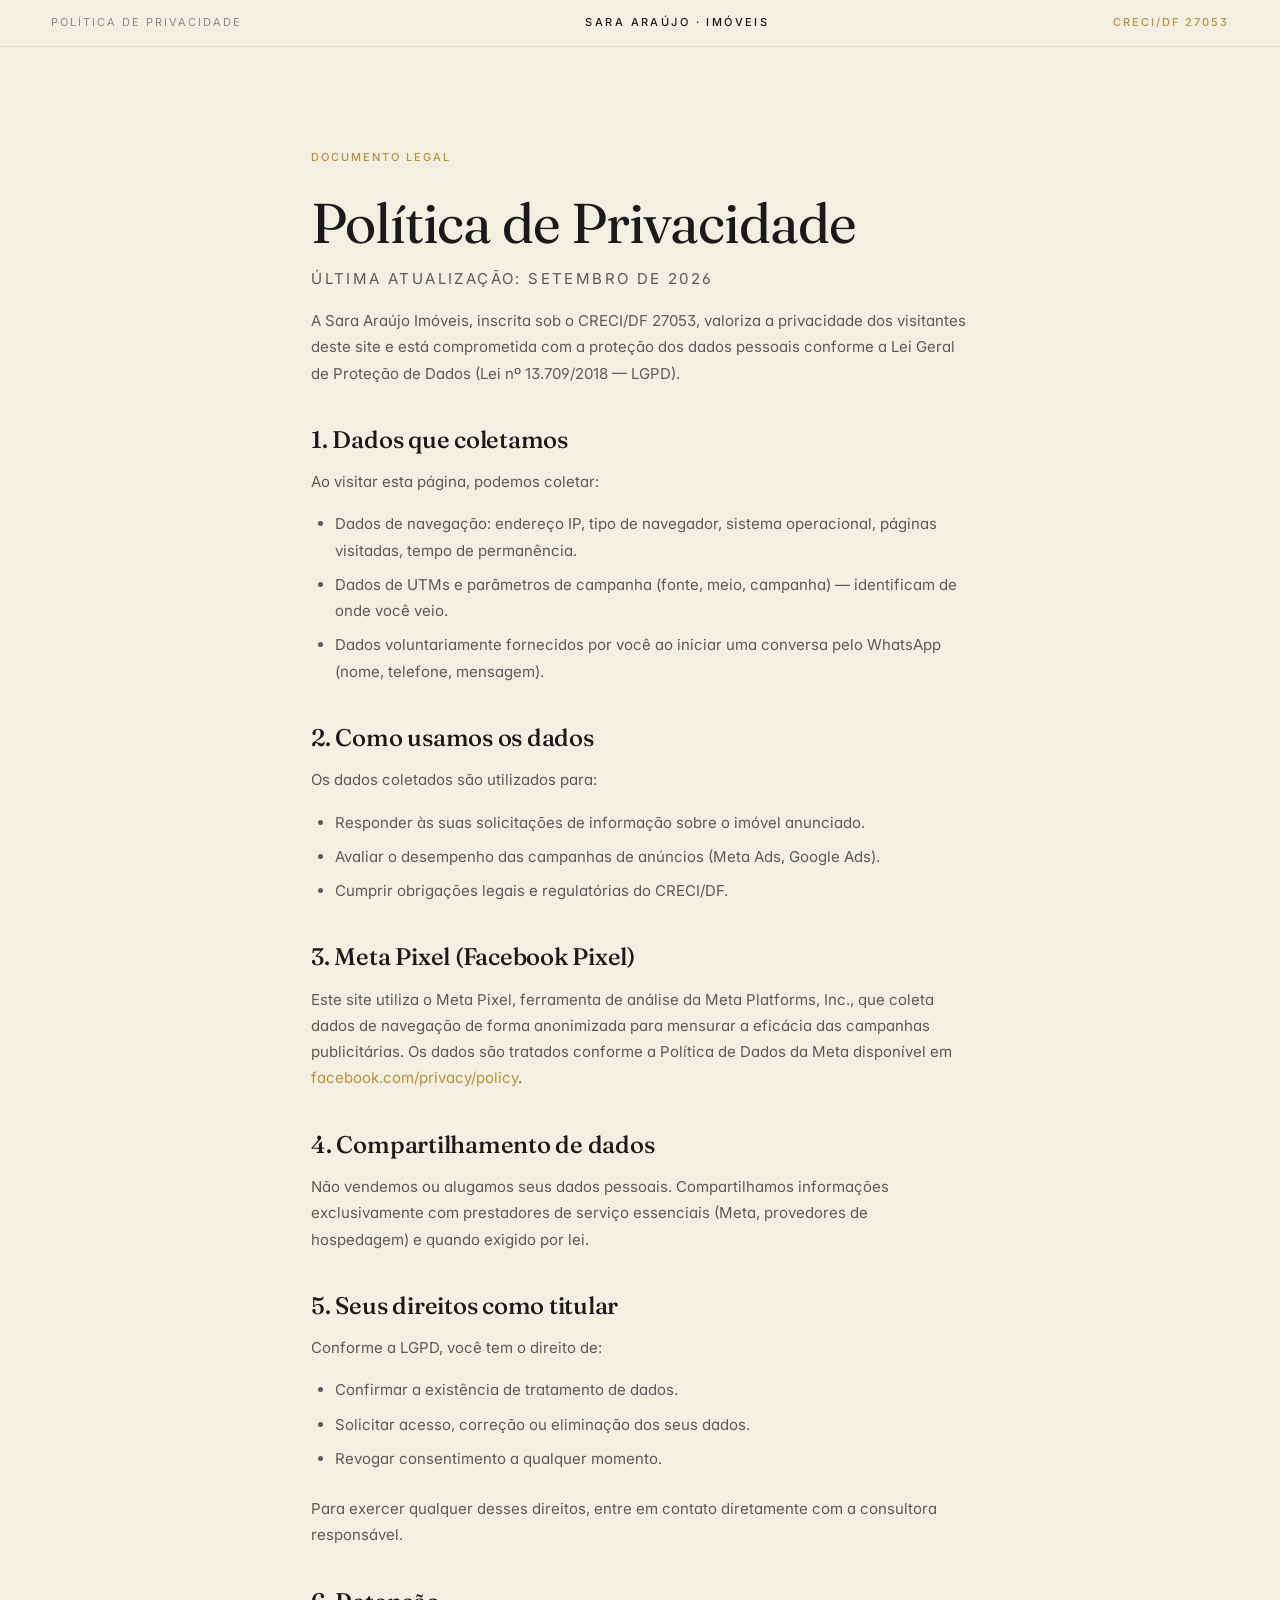
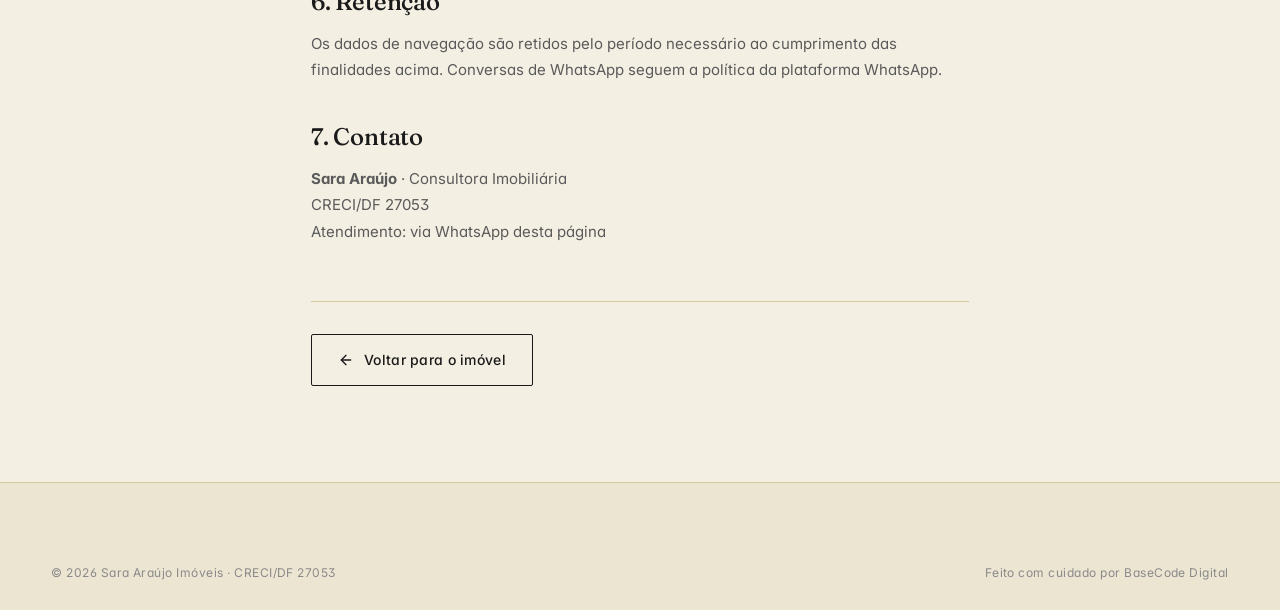
<file: politica-privacidade.html>
<!DOCTYPE html>
<html lang="pt-BR">
<head>
  <meta charset="UTF-8" />
  <meta name="viewport" content="width=device-width, initial-scale=1, viewport-fit=cover" />
  <meta name="theme-color" content="#0B1F33" />
  <title>Política de Privacidade · Sara Araújo Imóveis</title>
  <link rel="preconnect" href="https://fonts.googleapis.com" />
  <link rel="preconnect" href="https://fonts.gstatic.com" crossorigin />
  <link href="https://fonts.googleapis.com/css2?family=Fraunces:opsz,wght@9..144,400;9..144,500;9..144,600&family=Inter:wght@400;500;600&display=swap" rel="stylesheet" />
  <link rel="stylesheet" href="./css/styles.css" />
  <style>
    body { background: var(--bg-cream); }
    .privacy { padding: clamp(48px, 8vw, 96px) 0; }
    .privacy__inner { max-width: 760px; margin: 0 auto; padding: 0 var(--gutter); }
    .privacy__title { font-family: var(--font-serif); font-size: clamp(36px, 5vw, 56px); font-weight: 400; letter-spacing: -0.02em; margin: 24px 0 12px; }
    .privacy__updated { font-size: 12px; letter-spacing: 0.16em; text-transform: uppercase; color: var(--ink-mute); margin-bottom: 48px; }
    .privacy h2 { font-family: var(--font-serif); font-size: 24px; font-weight: 500; margin: 40px 0 16px; color: var(--ink); letter-spacing: -0.01em; }
    .privacy p { font-size: 15px; line-height: 1.75; color: var(--ink-soft); margin-bottom: 16px; }
    .privacy ul { margin: 12px 0 24px 24px; list-style: disc; }
    .privacy li { font-size: 15px; line-height: 1.75; color: var(--ink-soft); margin-bottom: 8px; }
    .privacy__back { margin-top: 56px; padding-top: 32px; border-top: 1px solid var(--hairline); }
  </style>
</head>
<body>

  <div class="topbar">
    <div class="topbar__inner">
      <span class="topbar__left">Política de Privacidade</span>
      <span class="topbar__center">SARA ARAÚJO · IMÓVEIS</span>
      <span class="topbar__right">CRECI/DF 27053</span>
    </div>
  </div>

  <main class="privacy">
    <div class="privacy__inner">
      <span class="eyebrow">Documento legal</span>
      <h1 class="privacy__title">Política de Privacidade</h1>
      <p class="privacy__updated">Última atualização: Setembro de 2026</p>

      <p>
        A Sara Araújo Imóveis, inscrita sob o CRECI/DF 27053, valoriza a privacidade
        dos visitantes deste site e está comprometida com a proteção dos dados pessoais
        conforme a Lei Geral de Proteção de Dados (Lei nº 13.709/2018 — LGPD).
      </p>

      <h2>1. Dados que coletamos</h2>
      <p>Ao visitar esta página, podemos coletar:</p>
      <ul>
        <li>Dados de navegação: endereço IP, tipo de navegador, sistema operacional, páginas visitadas, tempo de permanência.</li>
        <li>Dados de UTMs e parâmetros de campanha (fonte, meio, campanha) — identificam de onde você veio.</li>
        <li>Dados voluntariamente fornecidos por você ao iniciar uma conversa pelo WhatsApp (nome, telefone, mensagem).</li>
      </ul>

      <h2>2. Como usamos os dados</h2>
      <p>Os dados coletados são utilizados para:</p>
      <ul>
        <li>Responder às suas solicitações de informação sobre o imóvel anunciado.</li>
        <li>Avaliar o desempenho das campanhas de anúncios (Meta Ads, Google Ads).</li>
        <li>Cumprir obrigações legais e regulatórias do CRECI/DF.</li>
      </ul>

      <h2>3. Meta Pixel (Facebook Pixel)</h2>
      <p>
        Este site utiliza o Meta Pixel, ferramenta de análise da Meta Platforms, Inc.,
        que coleta dados de navegação de forma anonimizada para mensurar a eficácia das
        campanhas publicitárias. Os dados são tratados conforme a Política de Dados da
        Meta disponível em <a href="https://www.facebook.com/privacy/policy/" target="_blank" rel="noopener noreferrer" style="color:var(--gold);">facebook.com/privacy/policy</a>.
      </p>

      <h2>4. Compartilhamento de dados</h2>
      <p>
        Não vendemos ou alugamos seus dados pessoais. Compartilhamos informações
        exclusivamente com prestadores de serviço essenciais (Meta, provedores de
        hospedagem) e quando exigido por lei.
      </p>

      <h2>5. Seus direitos como titular</h2>
      <p>Conforme a LGPD, você tem o direito de:</p>
      <ul>
        <li>Confirmar a existência de tratamento de dados.</li>
        <li>Solicitar acesso, correção ou eliminação dos seus dados.</li>
        <li>Revogar consentimento a qualquer momento.</li>
      </ul>
      <p>
        Para exercer qualquer desses direitos, entre em contato diretamente com a
        consultora responsável.
      </p>

      <h2>6. Retenção</h2>
      <p>
        Os dados de navegação são retidos pelo período necessário ao cumprimento das
        finalidades acima. Conversas de WhatsApp seguem a política da plataforma WhatsApp.
      </p>

      <h2>7. Contato</h2>
      <p>
        <strong>Sara Araújo</strong> · Consultora Imobiliária<br />
        CRECI/DF 27053<br />
        Atendimento: via WhatsApp desta página
      </p>

      <div class="privacy__back">
        <a href="./index.html" class="btn btn--ghost">
          <svg viewBox="0 0 24 24" fill="none" stroke="currentColor" stroke-width="2" stroke-linecap="round" stroke-linejoin="round" width="16" height="16"><line x1="19" y1="12" x2="5" y2="12"/><polyline points="12 19 5 12 12 5"/></svg>
          Voltar para o imóvel
        </a>
      </div>
    </div>
  </main>

  <footer class="footer">
    <div class="footer__inner">
      <div class="footer__bottom">
        <span>© 2026 Sara Araújo Imóveis · CRECI/DF 27053</span>
        <span>Feito com cuidado por BaseCode Digital</span>
      </div>
    </div>
  </footer>

</body>
</html>
</file>
<file: css/styles.css>
/* =========================================================
   CASA QD 101 — RECANTO DAS EMAS
   LP editorial · Sara Araújo · CRECI/DF 27053
   Paleta: creme · azul marinho · dourado · hairlines
   Tipografia: Fraunces (serif) + Inter (sans)
   ========================================================= */

/* ============== TOKENS ============== */
:root {
  /* Fundos */
  --bg-cream: #F4EFE3;
  --bg-cream-2: #ECE5D2;
  --bg-blue: #0B1F33;
  --bg-blue-2: #061627;

  /* Dourados */
  --gold: #B8923A;
  --gold-light: #D9BC73;
  --gold-deep: #7A5E22;
  --gold-soft: rgba(184, 146, 58, 0.12);

  /* Texto */
  --ink: #1A1A1A;
  --ink-soft: #5A5A5A;
  --ink-mute: #8A8A8A;

  /* Linhas */
  --hairline: #D4C99B;
  --hairline-soft: #E5DCC4;

  /* WhatsApp */
  --wa: #1FAF54;
  --wa-deep: #178C42;

  /* Tipografia */
  --font-serif: 'Fraunces', Georgia, 'Times New Roman', serif;
  --font-sans: 'Inter', -apple-system, BlinkMacSystemFont, 'Segoe UI', sans-serif;

  /* Ritmo */
  --section-y: clamp(64px, 9vw, 120px);
  --container: 1280px;
  --gutter: clamp(20px, 4vw, 56px);

  /* Movimento */
  --ease: cubic-bezier(0.22, 0.61, 0.36, 1);
}

/* ============== RESET ============== */
*,
*::before,
*::after { box-sizing: border-box; }
html {
  scroll-behavior: smooth;
  -webkit-text-size-adjust: 100%;
  /* CRÍTICO mobile: nunca deixa a página "vazar" pra fora do viewport.
     overflow-x: clip (não hidden!) — hidden no html quebra position:fixed
     nos navegadores mobile (header some no load). clip bloqueia o overflow
     sem virar scroll container. hidden fica como fallback p/ browsers velhos. */
  overflow-x: hidden;
  overflow-x: clip;
  max-width: 100vw;
}
body {
  margin: 0;
  font-family: var(--font-sans);
  font-size: 16px;
  line-height: 1.6;
  color: var(--ink);
  background: var(--bg-cream);
  -webkit-font-smoothing: antialiased;
  -moz-osx-font-smoothing: grayscale;
  font-feature-settings: 'ss01' on, 'cv11' on;
  /* Reforço contra overflow horizontal — clip vence, hidden é fallback.
     (hidden no body também pode atrapalhar o repaint do header fixed no iOS) */
  overflow-x: hidden;
  overflow-x: clip;
  max-width: 100vw;
  position: relative;
}
/* Garante que SVGs inline nunca estourem o container (mobile crítico) */
img, svg { display: block; max-width: 100%; }
/* SVGs sem width/height explícito ficam restritos ao contexto */
.btn svg, a svg, button svg {
  width: 16px;
  height: 16px;
  flex-shrink: 0;
}
button { font: inherit; cursor: pointer; border: 0; background: transparent; color: inherit; }
a { color: inherit; text-decoration: none; }
.hero__title *, .hero__title {
  text-decoration: none !important;
  -webkit-text-decoration: none !important;
  text-decoration-line: none !important;
  text-decoration-style: none !important;
  text-decoration-color: transparent !important;
}
ul { list-style: none; padding: 0; margin: 0; }
h1, h2, h3, h4 { margin: 0; font-weight: 500; line-height: 1.1; letter-spacing: -0.015em; }
p { margin: 0; }

/* ============== UTILITY ============== */
.container {
  width: 100%;
  max-width: var(--container);
  margin: 0 auto;
  padding: 0 var(--gutter);
}

.eyebrow {
  font-family: var(--font-sans);
  font-size: 11px;
  font-weight: 500;
  letter-spacing: 0.18em;
  text-transform: uppercase;
  color: var(--gold);
}

.eyebrow--light { color: var(--gold-light); }
.eyebrow--ink { color: var(--ink-soft); }

.hairline {
  display: block;
  width: 100%;
  height: 1px;
  background: var(--hairline);
  border: 0;
  margin: 0;
}

.hairline--gold { background: var(--gold); }
.hairline--light { background: rgba(217, 188, 115, 0.35); }

/* ============== TOP BAR (jornal) ============== */
.topbar {
  background: var(--bg-cream);
  border-bottom: 1px solid var(--hairline-soft);
  font-family: var(--font-sans);
  font-size: 11px;
  letter-spacing: 0.18em;
  text-transform: uppercase;
  color: var(--ink-soft);
}
.topbar__inner {
  display: flex;
  justify-content: space-between;
  align-items: center;
  padding: 14px var(--gutter);
  max-width: var(--container);
  margin: 0 auto;
  gap: 16px;
}
.topbar__left { color: var(--ink-mute); }
.topbar__center {
  font-weight: 500;
  color: var(--ink);
  letter-spacing: 0.22em;
}
.topbar__right { color: var(--gold); font-weight: 500; }

@media (max-width: 720px) {
  .topbar__left, .topbar__right { display: none; }
  .topbar__center { letter-spacing: 0.16em; font-size: 10px; }
}

/* ============== HEADER (liquid glass) ============== */
.header {
  /* fixed: header FLUTUA por cima da hero, não ocupa espaço no fluxo.
     Assim a foto começa no y=0 e o blur do glass mostra a foto atrás. */
  position: fixed;
  top: 12px;
  left: 0;
  right: 0;
  z-index: 50;
  /* Padding lateral pequeno pra não cortar conteúdo em mobile */
  padding: 0 12px;
}
@media (min-width: 640px) {
  .header { padding: 0 var(--gutter); }
}
/* Header reage ao scroll: vidro mais sólido, altura menor, hairline dourada */
.header__inner {
  transition: padding 0.35s var(--ease), background 0.35s var(--ease), box-shadow 0.35s var(--ease);
}
.header.is-scrolled .header__inner {
  padding-top: 9px;
  padding-bottom: 9px;
  background:
    linear-gradient(180deg,
      rgba(244, 239, 227, 0.94) 0%,
      rgba(236, 229, 210, 0.92) 100%);
  box-shadow: 0 12px 32px -14px rgba(11, 31, 51, 0.22), 0 0 0 1px rgba(184, 146, 58, 0.30);
}

.header__inner {
  display: flex;
  align-items: center;
  justify-content: space-between;
  padding: 14px 22px;
  max-width: var(--container);
  margin: 0 auto;
  gap: 24px;
  position: relative;
  /* Liquid glass: fundo translúcido com gradiente + blur pesado + borda fina */
  background:
    linear-gradient(180deg,
      rgba(244, 239, 227, 0.78) 0%,
      rgba(236, 229, 210, 0.65) 100%
    );
  backdrop-filter: saturate(180%) blur(24px) brightness(1.05);
  -webkit-backdrop-filter: saturate(180%) blur(24px) brightness(1.05);
  border: 1px solid rgba(217, 188, 115, 0.35);
  border-radius: 18px;
  box-shadow:
    0 1px 0 rgba(255, 255, 255, 0.55) inset,   /* brilho interno superior */
    0 -1px 0 rgba(11, 31, 51, 0.04) inset,     /* sombra interna inferior */
    0 8px 24px -8px rgba(11, 31, 51, 0.18),    /* sombra externa */
    0 20px 40px -20px rgba(11, 31, 51, 0.12);  /* sombra difusa */
}
/* Glow dourado sutil atrás do header (apenas desktop) */
.header__inner::before {
  content: '';
  position: absolute;
  inset: -1px;
  border-radius: 19px;
  background: linear-gradient(135deg,
    rgba(217, 188, 115, 0.4) 0%,
    transparent 40%,
    transparent 60%,
    rgba(217, 188, 115, 0.2) 100%
  );
  z-index: -1;
  filter: blur(8px);
  opacity: 0.7;
}

.brand {
  display: flex;
  align-items: baseline;
  gap: 10px;
  font-family: var(--font-serif);
  font-weight: 500;
  font-size: 20px;
  letter-spacing: -0.01em;
  color: var(--ink);
}
.brand__mark {
  font-style: italic;
  color: var(--gold);
  font-size: 22px;
  line-height: 1;
  transition: transform 0.6s var(--ease);
}
.brand:hover .brand__mark { transform: rotate(-8deg) scale(1.1); }
.brand__name { font-weight: 500; }
.brand__sep { color: var(--gold-light); margin: 0 2px; }
.brand__meta {
  font-family: var(--font-sans);
  font-size: 10px;
  letter-spacing: 0.18em;
  text-transform: uppercase;
  color: var(--ink-mute);
  font-weight: 500;
}

/* CRECI discreto no canto direito (substitui a top bar) */
.header__creci {
  display: inline-flex;
  align-items: center;
  gap: 8px;
  padding: 6px 12px;
  font-family: var(--font-sans);
  font-size: 10px;
  font-weight: 500;
  letter-spacing: 0.2em;
  text-transform: uppercase;
  color: var(--gold-deep);
  border: 1px solid rgba(184, 146, 58, 0.25);
  border-radius: 100px;
  background: rgba(184, 146, 58, 0.06);
}
.header__creci::before {
  content: '';
  width: 6px;
  height: 6px;
  background: var(--gold);
  border-radius: 50%;
  box-shadow: 0 0 0 3px rgba(184, 146, 58, 0.15);
}
@media (max-width: 720px) {
  .header__creci { display: none; }
  .header__inner {
    padding: 10px 12px;
    gap: 8px;
    min-width: 0; /* crítico: permite encolhimento em flex */
  }
  .brand {
    font-size: 15px;
    gap: 6px;
    min-width: 0; /* não força largura mínima */
    flex: 0 1 auto;
  }
  .brand__name {
    overflow: hidden;
    text-overflow: ellipsis;
    white-space: nowrap;
    max-width: 140px;
  }
  .brand__meta, .brand__sep { display: none; }
  .header__actions {
    /* críticas: permite encolhimento e remoção de brilhos extras */
    min-width: 0;
    flex-shrink: 0;
  }
  .header .btn {
    padding: 8px 12px;
    font-size: 12px;
    white-space: nowrap;
    letter-spacing: 0;
    min-width: 0;
    box-sizing: border-box;
  }
}
@media (min-width: 721px) {
  /* Desktop: mostra "Falar com Sara", esconde "WhatsApp" */
  .header__cta-short { display: none; }
  .header__cta-full { display: inline; }
}
@media (max-width: 720px) {
  /* Mobile: mostra "WhatsApp" (curto), esconde "Falar com Sara" */
  .header__cta-short { display: inline; }
  .header__cta-full { display: none; }
}

.nav {
  display: flex;
  align-items: center;
  gap: 32px;
  font-size: 14px;
  color: var(--ink-soft);
}
.nav a {
  position: relative;
  padding: 6px 0;
  transition: color 0.3s var(--ease);
}
.nav a::after {
  content: '';
  position: absolute;
  right: 0;
  bottom: 0;
  height: 1px;
  width: 0;
  background: var(--gold);
  transition: width 0.4s var(--ease);
}
.nav a:hover { color: var(--ink); }
.nav a:hover::after { width: 100%; right: auto; left: 0; }

.header__actions {
  display: flex;
  align-items: center;
  gap: 14px;
}

@media (max-width: 900px) {
  .nav { display: none !important; }
}

/* ============== BUTTONS ============== */
.btn {
  display: inline-flex;
  align-items: center;
  gap: 10px;
  padding: 14px 26px;
  font-family: var(--font-sans);
  font-size: 14px;
  font-weight: 500;
  letter-spacing: 0.02em;
  border-radius: 2px;
  transition: all 0.3s var(--ease);
  white-space: nowrap;
}
.btn--primary {
  background: var(--ink);
  color: var(--bg-cream);
  border: 1px solid var(--ink);
}
.btn--primary:hover {
  background: var(--bg-blue);
  border-color: var(--bg-blue);
  color: #fff;
  transform: translateY(-1px);
}
.btn--ghost {
  background: transparent;
  color: var(--ink);
  border: 1px solid var(--ink);
}
.btn--ghost:hover {
  background: var(--ink);
  color: var(--bg-cream);
}
.btn--gold {
  background: var(--gold);
  color: #fff;
  border: 1px solid var(--gold);
}
.btn--gold:hover {
  background: var(--gold-deep);
  border-color: var(--gold-deep);
  transform: translateY(-1px);
}
.btn--whatsapp {
  background: linear-gradient(135deg, var(--wa) 0%, var(--wa-deep) 100%);
  color: #fff;
  border: 1px solid var(--wa-deep);
  border-radius: 100px; /* pill: bem mais arredondado */
  box-shadow: 0 6px 20px rgba(31, 175, 84, 0.3);
  position: relative;
  overflow: hidden;
  transition: transform 0.3s var(--ease), box-shadow 0.3s var(--ease), background 0.3s var(--ease);
}
/* Pulso verde suave — chama atenção sem gritar */
@keyframes waPulse {
  0%, 100% { box-shadow: 0 6px 20px rgba(31, 175, 84, 0.3), 0 0 0 0 rgba(31, 175, 84, 0.45); }
  50%      { box-shadow: 0 6px 24px rgba(31, 175, 84, 0.4), 0 0 0 12px rgba(31, 175, 84, 0); }
}
.btn--whatsapp { animation: waPulse 2.8s ease-in-out infinite; }
/* Brilho deslizante */
.btn--whatsapp::before {
  content: '';
  position: absolute;
  top: 0;
  left: -80%;
  width: 50%;
  height: 100%;
  background: linear-gradient(100deg, transparent, rgba(255, 255, 255, 0.28), transparent);
  transform: skewX(-20deg);
  animation: waShine 4s ease-in-out infinite;
}
@keyframes waShine {
  0%, 60%  { left: -80%; }
  85%, 100% { left: 130%; }
}
.btn--whatsapp:hover {
  background: linear-gradient(135deg, #25d366 0%, var(--wa) 100%);
  transform: translateY(-2px) scale(1.02);
  box-shadow: 0 10px 28px rgba(31, 175, 84, 0.45);
}
.btn--whatsapp svg { width: 16px; height: 16px; flex-shrink: 0; }

.btn--lg { padding: 18px 32px; font-size: 15px; }
.btn--sm { padding: 10px 18px; font-size: 13px; }

@media (max-width: 720px) {
  .btn--lg { padding: 14px 18px; font-size: 14px; }
  .btn--sm { padding: 9px 14px; font-size: 12px; }
}

/* ============== HERO (full-bleed com foto) ============== */
.hero {
  position: relative;
  background: var(--bg-blue);
  color: #fff;
  border-bottom: 1px solid rgba(217, 188, 115, 0.2);
  overflow: hidden;
  isolation: isolate;
  /* Desktop: preenche 100vh completo, header fica por cima */
  min-height: 100vh;
  min-height: 100svh; /* vence nos modernos: altura VISÍVEL (desconta barra do navegador) */
}
.hero__bg {
  position: absolute;
  inset: 0;
  z-index: 0;
  overflow: hidden;
  /* Fundo base enquanto carrega primeira imagem */
  background: var(--bg-blue);
}
.hero__slide {
  position: absolute;
  inset: 0;
  background-size: cover;
  background-position: center;
  background-repeat: no-repeat;
  opacity: 0;
  will-change: opacity, transform;
}
/* Cada slide recebe um delay diferente pra criar o efeito cross-fade contínuo.
   4 fotos × 4s = 16s de ciclo (transição mais ágil).
   Ken Burns: zoom de 1.0 → 1.32 em cada foto (mais intenso).
   Cross-fade acontece nos ~12% finais de cada ciclo. */
.hero__slide:nth-child(1) {
  background-image: url('../img/hero-01.jpg');
  animation: heroFade 16s ease-in-out infinite;
  animation-delay: 0s;
}
.hero__slide:nth-child(2) {
  background-image: url('../img/hero-02.jpg');
  animation: heroFade 16s ease-in-out infinite;
  animation-delay: 4s;
}
.hero__slide:nth-child(3) {
  background-image: url('../img/hero-03.jpg');
  animation: heroFade 16s ease-in-out infinite;
  animation-delay: 8s;
}
.hero__slide:nth-child(4) {
  background-image: url('../img/hero-04.jpg');
  animation: heroFade 16s ease-in-out infinite;
  animation-delay: 12s;
}
/* Keyframes do cross-fade + Ken Burns.
   Permanente: zoom de 1.0 → 1.32 em 4s (Ken Burns intenso).
   Fade: opacity 0 → 1 no início, 1 → 0 no final. */
@keyframes heroFade {
  0%   { opacity: 0; transform: scale(1.0); }
  10%  { opacity: 1; transform: scale(1.03); }
  88%  { opacity: 1; transform: scale(1.32); }
  100% { opacity: 0; transform: scale(1.32); }
}

.hero__bg::after {
  content: '';
  position: absolute;
  inset: 0;
  background:
    linear-gradient(105deg,
      rgba(11, 31, 51, 0.65) 0%,
      rgba(11, 31, 51, 0.4) 40%,
      rgba(11, 31, 51, 0.05) 70%,
      rgba(11, 31, 51, 0) 100%
    );
  z-index: 1;
  pointer-events: none;
}
.hero__inner {
  display: grid;
  grid-template-columns: minmax(0, 720px);
  padding: clamp(56px, 6vh, 86px) var(--gutter) clamp(28px, 3vh, 56px);
  max-width: var(--container);
  margin: 0 auto;
  align-items: center;
  position: relative;
  z-index: 2;
  /* Sem min-height: 100% - isso somava padding + 100vh = overflow.
     O conteúdo apenas flui naturalmente dentro da hero de 100vh.
     padding-top aqui serve para o texto não ficar atrás do header. */
  padding-top: 90px;
}
.hero__copy { max-width: 640px; }
.hero__label {
  margin-bottom: 10px;
  display: inline-flex;
  align-items: center;
  gap: 12px;
  color: var(--gold-light);
  font-size: 10px;
}
.hero__label::before {
  content: '';
  width: 32px;
  height: 1px;
  background: var(--gold-light);
}
.hero__title {
  font-family: var(--font-serif);
  font-size: clamp(32px, 4.4vw, 56px);
  font-weight: 500;
  font-variation-settings: 'opsz' 120;
  letter-spacing: -0.028em;
  line-height: 1.02;
  margin-bottom: 14px;
  color: #fff;
  text-wrap: balance;
  text-decoration: none;
  -webkit-text-decoration: none;
}
.hero__title em {
  font-style: italic;
  color: var(--gold-light);
  font-weight: 500;
  text-decoration: none;
  -webkit-text-decoration: none;
}
.hero__title strong {
  font-weight: 600;
  color: #fff;
  text-decoration: none;
  -webkit-text-decoration: none;
}
.hero__sub {
  font-size: clamp(13px, 1.05vw, 14px);
  line-height: 1.5;
  color: rgba(244, 239, 227, 0.85);
  margin-bottom: 16px;
  max-width: 540px;
  /* Não vaza do container */
  word-wrap: break-word;
  overflow-wrap: break-word;
  hyphens: auto;
}
.hero__seals {
  display: flex;
  flex-wrap: wrap;
  gap: 8px;
  margin-bottom: 22px;
  padding-top: 14px;
  border-top: 1px solid rgba(217, 188, 115, 0.3);
  max-width: 620px;
}
.hero__seal {
  display: inline-flex;
  flex-direction: row;
  align-items: center;
  gap: 6px;
  padding: 6px 12px;
  background: rgba(217, 188, 115, 0.08);
  border: 1px solid rgba(217, 188, 115, 0.35);
  border-radius: 100px;
  transition: background 0.3s var(--ease), border-color 0.3s var(--ease);
  white-space: nowrap;
}
.hero__seal:hover {
  background: rgba(217, 188, 115, 0.15);
  border-color: rgba(217, 188, 115, 0.6);
}
.hero__seal-icon {
  width: 14px;
  height: 14px;
  display: flex;
  align-items: center;
  justify-content: center;
  color: var(--gold-light);
  flex-shrink: 0;
}
.hero__seal-icon svg { width: 14px; height: 14px; }
.hero__seal strong {
  font-size: 12px;
  font-weight: 600;
  color: #fff;
  letter-spacing: 0.01em;
}

/* Mobile: pílulas mais compactas */
@media (max-width: 720px) {
  .hero__seals {
    gap: 6px;
    margin-bottom: 16px;
    padding-top: 12px;
  }
  .hero__seal {
    padding: 5px 10px;
    gap: 5px;
  }
  .hero__seal strong {
    font-size: 11px;
  }
  .hero__seal-icon { width: 12px; height: 12px; }
  .hero__seal-icon svg { width: 12px; height: 12px; }
}
.hero__actions { display: flex; gap: 14px; flex-wrap: wrap; }

/* ============= BOTÕES DA HERO (com efeito shine + glow) ============= */
.hero .btn--primary {
  position: relative;
  overflow: hidden;
  background: linear-gradient(135deg, var(--gold) 0%, var(--gold-light) 50%, var(--gold) 100%);
  color: var(--bg-blue);
  border: 1px solid var(--gold-light);
  font-weight: 600;
  letter-spacing: -0.005em;
  box-shadow:
    0 0 0 0 rgba(217, 188, 115, 0.55),
    0 6px 18px -4px rgba(184, 146, 58, 0.4),
    inset 0 1px 0 rgba(255, 255, 255, 0.4);
  animation: heroBtnPulse 2.6s ease-in-out infinite;
}
/* Faixa de brilho que atravessa o botão */
.hero .btn--primary::before {
  content: '';
  position: absolute;
  top: 0;
  left: -100%;
  width: 60%;
  height: 100%;
  background: linear-gradient(100deg,
    transparent 0%,
    rgba(255, 255, 255, 0.65) 50%,
    transparent 100%
  );
  transform: skewX(-20deg);
  animation: heroBtnShine 3.5s ease-in-out infinite;
  pointer-events: none;
  z-index: 1;
}
.hero .btn--primary > * { position: relative; z-index: 2; } /* texto/ícone acima do shine */
.hero .btn--primary:hover {
  background: linear-gradient(135deg, var(--gold-light) 0%, #E5CC8A 50%, var(--gold-light) 100%);
  border-color: #E5CC8A;
  transform: translateY(-1px);
  animation-play-state: paused;
}
@keyframes heroBtnShine {
  0%   { left: -100%; }
  60%  { left: 200%; }
  100% { left: 200%; }
}
@keyframes heroBtnPulse {
  0%, 100% {
    box-shadow:
      0 0 0 0 rgba(217, 188, 115, 0.55),
      0 6px 18px -4px rgba(184, 146, 58, 0.4),
      inset 0 1px 0 rgba(255, 255, 255, 0.4);
  }
  50% {
    box-shadow:
      0 0 0 10px rgba(217, 188, 115, 0),
      0 8px 22px -4px rgba(184, 146, 58, 0.55),
      inset 0 1px 0 rgba(255, 255, 255, 0.5);
  }
}

.hero .btn--ghost {
  background: rgba(255, 255, 255, 0.04);
  color: #fff;
  border: 1px solid rgba(217, 188, 115, 0.4);
  backdrop-filter: blur(8px);
  -webkit-backdrop-filter: blur(8px);
}
.hero .btn--ghost:hover {
  background: rgba(217, 188, 115, 0.18);
  color: var(--gold-light);
  border-color: var(--gold-light);
  transform: translateY(-1px);
}

/* Caption discreta no canto inferior direito da hero */
.hero__caption {
  position: absolute;
  bottom: 20px;
  right: var(--gutter);
  font-size: 11px;
  letter-spacing: 0.16em;
  text-transform: uppercase;
  color: rgba(244, 239, 227, 0.6);
  z-index: 1;
}
.hero__caption strong { color: rgba(244, 239, 227, 0.85); font-weight: 500; margin-right: 8px; }

/* Mobile: foto centralizada, gradiente mais forte pra ler o texto */
@media (max-width: 900px) {
  .hero {
    /* Header agora é fixed (flutua por cima) — hero ocupa a tela VISÍVEL inteira.
       Ordem importa: svh vence (desconta barra do navegador no load do mobile). */
    min-height: 100vh;
    min-height: 100svh;
  }
  .hero__bg {
    background-position: 65% center; /* ajuste fino do crop mobile */
  }
  .hero__bg::after {
    /* Overlay CLARO: escuro só onde tem texto (esquerda) e um leve
       reforço no topo/fundo. O meio-direito mostra a foto com cor real. */
    background:
      linear-gradient(100deg,
        rgba(11, 31, 51, 0.55) 0%,
        rgba(11, 31, 51, 0.28) 45%,
        rgba(11, 31, 51, 0.08) 75%,
        rgba(11, 31, 51, 0) 100%),
      linear-gradient(180deg,
        rgba(11, 31, 51, 0.35) 0%,
        rgba(11, 31, 51, 0) 28%,
        rgba(11, 31, 51, 0) 72%,
        rgba(11, 31, 51, 0.28) 100%);
  }
  .hero__inner {
    /* padding-top generoso: conteúdo desce e respira longe do header flutuante */
    padding: 130px var(--gutter) 40px;
    min-height: 100%;
    align-items: center; /* centralizado verticalmente */
  }
  /* Headline grande no mobile — mas cabe junto com o resto */
  .hero__title {
    font-size: clamp(34px, 9.5vw, 46px);
    line-height: 1.08;
    /* Sombra suave: mantém leitura mesmo com overlay claro */
    text-shadow: 0 2px 18px rgba(11, 31, 51, 0.55), 0 1px 3px rgba(0, 0, 0, 0.45);
  }
  /* SCRIM: halo escuro suave só atrás do bloco de texto.
     A foto continua clara ao redor; o destaque fica no conteúdo. */
  .hero__copy {
    position: relative;
  }
  .hero__copy::before {
    content: '';
    position: absolute;
    inset: -34px -40px;
    background: radial-gradient(110% 85% at 38% 45%,
      rgba(11, 31, 51, 0.62) 0%,
      rgba(11, 31, 51, 0.4) 48%,
      rgba(11, 31, 51, 0.12) 72%,
      transparent 100%);
    filter: blur(26px);
    z-index: -1;
    border-radius: 56px;
  }
  /* Subtítulo um pouco maior e com mais espaço */
  .hero__sub {
    font-size: 15px;
    line-height: 1.65;
    margin-bottom: 18px;
    color: rgba(244, 239, 227, 0.95);
    text-shadow: 0 1px 12px rgba(11, 31, 51, 0.6);
  }
  .hero__caption {
    bottom: 12px;
    right: var(--gutter);
    font-size: 10px;
    /* Caption truncado pra não estourar viewport mobile */
    max-width: 70%;
    overflow: hidden;
    text-overflow: ellipsis;
    white-space: nowrap;
    text-align: right;
  }
  /* Botões do hero: empilhados vertical no mobile */
  .hero__actions {
    flex-direction: column;
    gap: 10px;
    width: 100%;
    align-items: stretch;
  }
  .hero__actions .btn {
    width: 100%;
    justify-content: center;
    padding: 14px 16px;
    font-size: 14px;
    /* Evita que filhos vazem */
    overflow: hidden;
  }
}

/* ============== MANIFESTO ============== */
.manifesto {
  background: var(--bg-cream-2);
  padding: var(--section-y) 0;
  border-bottom: 1px solid var(--hairline);
}
.manifesto__inner {
  max-width: 820px;
  margin: 0 auto;
  padding: 0 var(--gutter);
  text-align: center;
}
.manifesto__quote {
  font-family: var(--font-serif);
  font-size: clamp(22px, 3vw, 32px);
  line-height: 1.35;
  font-weight: 400;
  font-variation-settings: 'opsz' 80;
  color: var(--ink);
  margin-bottom: 32px;
  letter-spacing: -0.01em;
}
.manifesto__quote::before,
.manifesto__quote::after {
  content: '';
  display: block;
  width: 32px;
  height: 1px;
  background: var(--gold);
  margin: 0 auto 32px;
}
.manifesto__quote::after { margin: 32px auto 0; }
.manifesto__signature {
  font-size: 13px;
  color: var(--ink-soft);
  letter-spacing: 0.04em;
}
.manifesto__signature strong { color: var(--ink); font-weight: 500; }

/* ============== FEATURES (lista numerada editorial) ============== */
.features {
  background: var(--bg-cream);
  padding: var(--section-y) 0;
  border-bottom: 1px solid var(--hairline-soft);
}
.features__inner {
  display: grid;
  grid-template-columns: 1fr 1fr;
  gap: clamp(40px, 8vw, 120px);
  max-width: var(--container);
  margin: 0 auto;
  padding: 0 var(--gutter);
  align-items: start;
}
.features__head { position: sticky; top: 100px; }
.features__title {
  font-family: var(--font-serif);
  font-size: clamp(32px, 4.4vw, 52px);
  font-weight: 400;
  font-variation-settings: 'opsz' 100;
  letter-spacing: -0.02em;
  margin-top: 20px;
  margin-bottom: 24px;
}
.features__title em { font-style: italic; color: var(--gold-deep); }
.features__intro {
  font-size: 15px;
  line-height: 1.7;
  color: var(--ink-soft);
  max-width: 420px;
}

.feature-list { border-top: 1px solid var(--hairline); }
.feature {
  display: grid;
  grid-template-columns: 70px 1fr;
  gap: 24px;
  padding: 32px 0;
  border-bottom: 1px solid var(--hairline);
  transition: background 0.4s var(--ease);
}
.feature:hover { background: var(--gold-soft); padding-left: 16px; padding-right: 16px; margin: 0 -16px; }
.feature__num {
  font-family: var(--font-serif);
  font-size: 28px;
  font-weight: 400;
  color: var(--gold);
  font-variation-settings: 'opsz' 60;
  line-height: 1;
  padding-top: 4px;
}
.feature__body { display: flex; flex-direction: column; gap: 6px; }
.feature__title {
  font-family: var(--font-sans);
  font-size: 18px;
  font-weight: 500;
  color: var(--ink);
  letter-spacing: -0.005em;
}
.feature__desc {
  font-size: 14px;
  line-height: 1.65;
  color: var(--ink-soft);
  max-width: 520px;
}

@media (max-width: 900px) {
  .features__inner { grid-template-columns: 1fr; }
  .features__head { position: static; }
}

/* ============== GALLERY (mosaico assimétrico) ============== */
.gallery {
  background: var(--bg-cream);
  padding: var(--section-y) 0;
  border-bottom: 1px solid var(--hairline-soft);
}
.gallery__head {
  max-width: var(--container);
  margin: 0 auto clamp(40px, 6vw, 64px);
  padding: 0 var(--gutter);
  display: flex;
  justify-content: space-between;
  align-items: end;
  gap: 24px;
  flex-wrap: wrap;
}
.gallery__title {
  font-family: var(--font-serif);
  font-size: clamp(32px, 4.4vw, 52px);
  font-weight: 400;
  font-variation-settings: 'opsz' 100;
  letter-spacing: -0.02em;
  margin-top: 20px;
}
.gallery__title em { font-style: italic; color: var(--gold-deep); }
.gallery__count {
  font-size: 13px;
  color: var(--ink-mute);
  letter-spacing: 0.04em;
  padding-bottom: 8px;
}

.gallery__grid {
  display: grid;
  grid-template-columns: repeat(4, 1fr);
  grid-auto-rows: 230px;
  grid-auto-flow: dense;
  gap: 12px;
  max-width: var(--container);
  margin: 0 auto;
  padding: 0 var(--gutter);
}
.gallery__item {
  position: relative;
  overflow: hidden;
  background: var(--bg-cream-2);
  cursor: zoom-in;
  transition: opacity 0.4s var(--ease);
}
.gallery__item:hover { opacity: 0.92; }
/* Faixa de legenda que sobe no hover (desktop) — usa data-caption do botão */
.gallery__item::after {
  content: attr(data-caption);
  position: absolute;
  left: 0;
  right: 0;
  bottom: 0;
  padding: 26px 14px 12px;
  font-family: var(--font-sans);
  font-size: 11.5px;
  letter-spacing: 0.06em;
  color: #F4EFE3;
  background: linear-gradient(180deg, transparent, rgba(11, 31, 51, 0.82));
  transform: translateY(100%);
  opacity: 0;
  transition: transform 0.45s var(--ease), opacity 0.45s var(--ease);
  pointer-events: none;
  z-index: 2;
}
.gallery__item:hover::after { transform: translateY(0); opacity: 1; }
/* Sem hover (touch/mobile): legenda fica sempre visível */
@media (hover: none) {
  .gallery__item::after { transform: translateY(0); opacity: 1; font-size: 11px; }
}
/* Ícone de lupa discreto no canto (só hover, só pointer fino = desktop) */
@media (hover: hover) and (pointer: fine) {
  .gallery__item::before {
    content: '';
    position: absolute;
    top: 12px;
    right: 12px;
    width: 30px;
    height: 30px;
    border-radius: 50%;
    border: 1px solid rgba(217, 188, 115, 0.7);
    background:
      radial-gradient(circle at 42% 42%, transparent 5.5px, rgba(217, 188, 115, 0.9) 5.5px, rgba(217, 188, 115, 0.9) 7px, transparent 7px),
      linear-gradient(45deg, transparent 58%, rgba(217, 188, 115, 0.9) 58%, rgba(217, 188, 115, 0.9) 66%, transparent 66%);
    opacity: 0;
    transform: scale(0.7);
    transition: opacity 0.35s var(--ease), transform 0.35s var(--ease);
    z-index: 2;
    pointer-events: none;
  }
  .gallery__item:hover::before { opacity: 1; transform: scale(1); }
}
/* Fotos destaque ocupam célula dupla — cria ritmo editorial no mosaico */
.gallery__item--feature { grid-column: span 2; grid-row: span 2; }

.gallery__placeholder {
  position: absolute;
  inset: 0;
  display: flex;
  flex-direction: column;
  align-items: center;
  justify-content: center;
  gap: 8px;
  color: var(--ink-mute);
  font-size: 11px;
  letter-spacing: 0.18em;
  text-transform: uppercase;
  background: linear-gradient(135deg, rgba(184, 146, 58, 0.05), rgba(11, 31, 51, 0.04)), var(--bg-cream-2);
}
.gallery__placeholder::before {
  content: '';
  position: absolute;
  inset: 10px;
  border: 1px dashed var(--hairline);
  pointer-events: none;
}
.gallery__placeholder-num {
  font-family: var(--font-serif);
  font-size: 22px;
  color: var(--gold);
  letter-spacing: 0;
  text-transform: none;
}
.gallery__item img {
  position: absolute;
  inset: 0;
  width: 100%;
  height: 100%;
  object-fit: cover;
  transition: transform 0.8s var(--ease);
}
.gallery__item:hover img { transform: scale(1.04); }

@media (max-width: 720px) {
  .gallery__grid {
    display: flex;
    overflow-x: auto;
    scroll-snap-type: x mandatory;
    gap: 12px;
    margin: 0 calc(-1 * var(--gutter));
    padding: 0 var(--gutter);
    scrollbar-width: none;
  }
  .gallery__grid::-webkit-scrollbar { display: none; }
  .gallery__item {
    flex: 0 0 82%;
    aspect-ratio: 4 / 5;
    scroll-snap-align: center;
  }
  .gallery__item--feature { grid-column: auto; grid-row: auto; height: auto; }
}

/* ============== LIGHTBOX ============== */
.lightbox {
  position: fixed;
  inset: 0;
  background: rgba(11, 31, 51, 0.96);
  z-index: 200;
  display: none;
  align-items: center;
  justify-content: center;
  padding: 24px;
}
.lightbox.is-open { display: flex; }
.lightbox__inner {
  position: relative;
  max-width: min(92vw, 1100px);
  max-height: 88vh;
  display: flex;
  flex-direction: column;
  align-items: center;
  gap: 16px;
}
.lightbox__img {
  max-width: 100%;
  max-height: 80vh;
  object-fit: contain;
  background: var(--bg-blue-2);
  border: 1px solid rgba(217, 188, 115, 0.2);
}
.lightbox__placeholder {
  width: min(70vw, 720px);
  height: 60vh;
  display: flex;
  flex-direction: column;
  align-items: center;
  justify-content: center;
  gap: 12px;
  color: var(--gold-light);
  font-size: 12px;
  letter-spacing: 0.18em;
  text-transform: uppercase;
  background: var(--bg-blue-2);
  border: 1px solid rgba(217, 188, 115, 0.2);
}
.lightbox__caption {
  font-size: 12px;
  color: var(--gold-light);
  letter-spacing: 0.14em;
  text-transform: uppercase;
}
.lightbox__close,
.lightbox__nav {
  position: absolute;
  background: rgba(244, 239, 227, 0.06);
  color: var(--gold-light);
  width: 44px;
  height: 44px;
  border: 1px solid rgba(217, 188, 115, 0.2);
  display: flex;
  align-items: center;
  justify-content: center;
  transition: background 0.3s var(--ease);
}
.lightbox__close:hover, .lightbox__nav:hover { background: rgba(217, 188, 115, 0.18); }
.lightbox__close { top: -56px; right: 0; }
.lightbox__nav--prev { left: -64px; top: 50%; transform: translateY(-50%); }
.lightbox__nav--next { right: -64px; top: 50%; transform: translateY(-50%); }
.lightbox__close svg, .lightbox__nav svg { width: 18px; height: 18px; }

@media (max-width: 720px) {
  .lightbox__nav--prev { left: 8px; }
  .lightbox__nav--next { right: 8px; }
  .lightbox__close { top: 8px; right: 8px; }
}

/* ============== STATS (azul marinho) ============== */
.stats {
  background: var(--bg-blue);
  color: var(--bg-cream);
  padding: var(--section-y) 0;
  position: relative;
  overflow: hidden;
}
.stats::before {
  content: '';
  position: absolute;
  top: 0;
  left: 0;
  right: 0;
  height: 1px;
  background: linear-gradient(90deg, transparent, var(--gold-light) 30%, var(--gold-light) 70%, transparent);
}
.stats__inner {
  max-width: var(--container);
  margin: 0 auto;
  padding: 0 var(--gutter);
}
.stats__head {
  display: flex;
  justify-content: space-between;
  align-items: end;
  margin-bottom: clamp(48px, 7vw, 80px);
  gap: 24px;
  flex-wrap: wrap;
}
.stats__title {
  font-family: var(--font-serif);
  font-size: clamp(28px, 3.6vw, 42px);
  font-weight: 400;
  font-variation-settings: 'opsz' 80;
  letter-spacing: -0.02em;
  color: #fff;
  max-width: 700px;
  margin-top: 16px;
}
.stats__title em { font-style: italic; color: var(--gold-light); }

.stats__grid {
  display: grid;
  grid-template-columns: repeat(4, 1fr);
  gap: 0;
  border-top: 1px solid rgba(217, 188, 115, 0.2);
}
.stat {
  padding: 36px 28px 36px 0;
  border-right: 1px solid rgba(217, 188, 115, 0.15);
  display: flex;
  flex-direction: column;
  gap: 12px;
}
.stat:last-child { border-right: 0; }
.stat__num {
  font-family: var(--font-serif);
  font-size: clamp(56px, 8vw, 96px);
  font-weight: 400;
  font-variation-settings: 'opsz' 120;
  color: #fff;
  line-height: 0.95;
  letter-spacing: -0.03em;
}
.stat__num em { font-style: italic; color: var(--gold-light); }
.stat__num sup {
  font-size: 0.4em;
  font-weight: 500;
  vertical-align: top;
  margin-left: 2px;
  color: var(--gold-light);
  letter-spacing: 0;
}
.stat__label {
  font-size: 12px;
  letter-spacing: 0.18em;
  text-transform: uppercase;
  color: var(--gold-light);
  font-weight: 500;
}
.stat__sub {
  font-size: 13px;
  color: rgba(244, 239, 227, 0.55);
}

@media (max-width: 900px) {
  .stats__grid { grid-template-columns: repeat(2, 1fr); }
  .stat:nth-child(2) { border-right: 0; }
  .stat:nth-child(1), .stat:nth-child(2) { border-bottom: 1px solid rgba(217, 188, 115, 0.15); }
  .stat { padding: 28px 20px 28px 0; }
}

/* ============== LOCATION ============== */
.location {
  background: var(--bg-cream-2);
  padding: var(--section-y) 0;
  border-bottom: 1px solid var(--hairline);
}
.location__inner {
  display: grid;
  grid-template-columns: 1fr 1fr;
  gap: clamp(40px, 7vw, 96px);
  max-width: var(--container);
  margin: 0 auto;
  padding: 0 var(--gutter);
  align-items: center;
}
.location__copy { max-width: 500px; }
.location__title {
  font-family: var(--font-serif);
  font-size: clamp(32px, 4.4vw, 52px);
  font-weight: 400;
  font-variation-settings: 'opsz' 100;
  letter-spacing: -0.02em;
  margin-top: 20px;
  margin-bottom: 24px;
}
.location__title em { font-style: italic; color: var(--gold-deep); }
.location__text {
  font-size: 16px;
  line-height: 1.7;
  color: var(--ink-soft);
  margin-bottom: 32px;
}
.location__list { display: flex; flex-direction: column; gap: 14px; }
.location__item {
  display: grid;
  grid-template-columns: 32px 1fr;
  gap: 16px;
  align-items: baseline;
  padding: 14px 0;
  border-bottom: 1px solid var(--hairline);
  font-size: 14px;
  color: var(--ink);
}
.location__item:last-child { border-bottom: 0; }
.location__item svg { width: 16px; height: 16px; color: var(--gold); }
.location__item strong { font-weight: 500; }

.location__map {
  position: relative;
  aspect-ratio: 4 / 5;
  background: var(--bg-cream);
  border: 1px solid var(--hairline);
  overflow: hidden;
}
.location__map iframe { width: 100%; height: 100%; border: 0; filter: grayscale(0.4) contrast(0.95); }
.location__map-placeholder {
  position: absolute;
  inset: 0;
  display: flex;
  flex-direction: column;
  align-items: center;
  justify-content: center;
  gap: 12px;
  color: var(--ink-mute);
  font-size: 12px;
  letter-spacing: 0.18em;
  text-transform: uppercase;
  background:
    linear-gradient(45deg, var(--bg-cream-2) 25%, transparent 25%),
    linear-gradient(-45deg, var(--bg-cream-2) 25%, transparent 25%),
    var(--bg-cream);
  background-size: 24px 24px;
  background-position: 0 0, 12px 12px;
}
.location__map-pin {
  width: 56px;
  height: 56px;
  background: var(--gold);
  border-radius: 50% 50% 50% 0;
  transform: rotate(-45deg);
  display: flex;
  align-items: center;
  justify-content: center;
  margin-bottom: 8px;
  box-shadow: 0 6px 20px rgba(184, 146, 58, 0.4);
}
.location__map-pin svg { width: 22px; height: 22px; color: #fff; transform: rotate(45deg); }
.location__map-pin-label {
  background: var(--ink);
  color: var(--bg-cream);
  padding: 8px 14px;
  font-size: 11px;
  letter-spacing: 0.16em;
  text-transform: uppercase;
}

@media (max-width: 900px) {
  .location__inner { grid-template-columns: 1fr; }
  .location__map { aspect-ratio: 16 / 11; order: -1; }
}

/* ============== ABOUT (Sara) ============== */
.about {
  background: var(--bg-cream);
  padding: var(--section-y) 0;
  border-bottom: 1px solid var(--hairline-soft);
}
.about__inner {
  display: grid;
  grid-template-columns: 1fr 1.4fr;
  gap: clamp(40px, 7vw, 96px);
  max-width: var(--container);
  margin: 0 auto;
  padding: 0 var(--gutter);
  align-items: center;
}
.about__photo {
  position: relative;
  aspect-ratio: 4 / 5;
  background: var(--bg-cream-2);
  overflow: hidden;
  border: 1px solid var(--hairline);
  border-radius: 4px; /* Editorial: nada de cantos muito arredondados */
  box-shadow: 0 30px 60px -30px rgba(11, 31, 51, 0.25), 0 1px 0 var(--gold) inset;
}
.about__photo img {
  width: 100%;
  height: 100%;
  object-fit: cover;
  object-position: center 22%; /* Enquadra o rosto (Sara está mais ao alto da foto) */
  /* Vinheta interna sutil: profundidade sem cobrir a foto */
  filter: contrast(1.02) saturate(1.02);
}
.about__photo::after {
  content: '';
  position: absolute;
  inset: 0;
  background: linear-gradient(180deg,
    rgba(11, 31, 51, 0) 60%,
    rgba(11, 31, 51, 0.18) 100%);
  pointer-events: none;
}
.about__photo-placeholder {
  position: absolute;
  inset: 0;
  display: flex;
  flex-direction: column;
  align-items: center;
  justify-content: center;
  gap: 10px;
  color: var(--ink-mute);
  font-size: 11px;
  letter-spacing: 0.18em;
  text-transform: uppercase;
  background: linear-gradient(135deg, rgba(184, 146, 58, 0.04), rgba(11, 31, 51, 0.04)), var(--bg-cream-2);
}
.about__photo-placeholder::before {
  content: '';
  position: absolute;
  inset: 14px;
  border: 1px dashed var(--hairline);
}
.about__photo-badge {
  position: absolute;
  bottom: -16px;
  right: -16px;
  background: var(--ink);
  color: var(--gold-light);
  width: 80px;
  height: 80px;
  display: flex;
  flex-direction: column;
  align-items: center;
  justify-content: center;
  font-family: var(--font-serif);
  text-align: center;
  line-height: 1.1;
  padding: 8px;
}
.about__photo-badge strong { font-size: 18px; font-weight: 500; display: block; }
.about__photo-badge span { font-family: var(--font-sans); font-size: 8px; letter-spacing: 0.16em; color: rgba(217, 188, 115, 0.7); margin-top: 2px; }

.about__copy { max-width: 560px; }
.about__name {
  font-family: var(--font-serif);
  font-size: clamp(40px, 5.6vw, 64px);
  font-weight: 400;
  font-variation-settings: 'opsz' 120;
  letter-spacing: -0.025em;
  margin: 20px 0 8px;
  line-height: 1;
}
.about__creci {
  font-size: 12px;
  letter-spacing: 0.2em;
  text-transform: uppercase;
  color: var(--gold);
  font-weight: 500;
  margin-bottom: 28px;
}
.about__text {
  font-size: 16px;
  line-height: 1.7;
  color: var(--ink-soft);
  margin-bottom: 28px;
}
.about__stats {
  display: grid;
  grid-template-columns: repeat(3, 1fr);
  gap: 24px;
  padding: 24px 0;
  border-top: 1px solid var(--hairline);
  border-bottom: 1px solid var(--hairline);
  margin-bottom: 32px;
}
.about__stat {
  display: flex;
  flex-direction: column;
  gap: 4px;
}
.about__stat-num {
  font-family: var(--font-serif);
  font-size: 28px;
  color: var(--gold-deep);
  font-weight: 500;
  line-height: 1;
}
.about__stat-label {
  font-size: 11px;
  letter-spacing: 0.16em;
  text-transform: uppercase;
  color: var(--ink-mute);
}

@media (max-width: 900px) {
  .about__inner { grid-template-columns: 1fr; }
  .about__photo { aspect-ratio: 4 / 5; max-width: 360px; margin: 0 auto; }
  .about__photo-badge { right: 8px; bottom: -16px; }
}

/* ============== PRICE BLOCK ============== */
.price {
  background: var(--bg-cream-2);
  padding: var(--section-y) 0;
  border-bottom: 1px solid var(--hairline);
}
.price__inner {
  max-width: 880px;
  margin: 0 auto;
  padding: 0 var(--gutter);
  text-align: center;
}
.price__title {
  font-family: var(--font-serif);
  font-size: clamp(28px, 3.6vw, 42px);
  font-weight: 400;
  font-variation-settings: 'opsz' 100;
  letter-spacing: -0.02em;
  margin: 20px 0 16px;
}
.price__title em { font-style: italic; color: var(--gold-deep); }
.price__lead {
  font-size: 16px;
  line-height: 1.7;
  color: var(--ink-soft);
  max-width: 640px;
  margin: 0 auto 40px;
}
.price__card {
  position: relative;
  background: var(--bg-cream);
  padding: clamp(40px, 6vw, 64px) clamp(24px, 5vw, 64px);
  border: 1px solid var(--hairline);
  text-align: center;
  overflow: hidden;
}
.price__card::before {
  content: '';
  position: absolute;
  top: 0;
  left: 0;
  right: 0;
  height: 3px;
  background: linear-gradient(90deg, var(--gold-deep), var(--gold-light) 50%, var(--gold-deep));
}
/* Borda dupla interna — efeito "convite de papel" */
.price__card::after {
  content: '';
  position: absolute;
  inset: 10px;
  border: 1px solid rgba(212, 201, 155, 0.55);
  pointer-events: none;
}
.price__label {
  font-size: 11px;
  letter-spacing: 0.22em;
  text-transform: uppercase;
  color: var(--ink-mute);
  margin-bottom: 12px;
}
.price__value {
  position: relative;
  font-family: var(--font-serif);
  font-size: clamp(48px, 7vw, 76px);
  font-weight: 400;
  font-variation-settings: 'opsz' 144;
  letter-spacing: -0.03em;
  color: var(--ink);
  line-height: 1;
  margin-bottom: 24px;
}
/* Linha dourada que se desenha sob o preço quando o card entra na tela */
.price__value::after {
  content: '';
  position: absolute;
  left: 50%;
  bottom: -12px;
  width: min(340px, 80%);
  height: 1px;
  background: linear-gradient(90deg, transparent, var(--gold) 20%, var(--gold-light) 50%, var(--gold) 80%, transparent);
  transform: translateX(-50%) scaleX(0);
  transition: transform 1.1s var(--ease) 0.35s;
}
.price__card.is-visible .price__value::after { transform: translateX(-50%) scaleX(1); }
.price__value em { font-style: italic; color: var(--gold-deep); }
.price__note {
  font-size: 14px;
  color: var(--ink-soft);
  line-height: 1.6;
  max-width: 480px;
  margin: 0 auto 28px;
}
.price__docs {
  display: flex;
  justify-content: center;
  flex-wrap: wrap;
  gap: 24px;
  padding: 24px 0;
  border-top: 1px solid var(--hairline);
  border-bottom: 1px solid var(--hairline);
  margin-bottom: 32px;
}
.price__doc {
  display: inline-flex;
  align-items: center;
  gap: 8px;
  font-size: 13px;
  font-weight: 500;
  color: var(--ink);
  letter-spacing: 0.01em;
}
.price__doc svg { width: 14px; height: 14px; color: var(--gold); }
.price__cta {
  display: inline-flex;
  flex-direction: column;
  align-items: center;
  gap: 12px;
}

/* ============== FINAL CTA ============== */
.final {
  background: var(--bg-blue);
  color: var(--bg-cream);
  padding: var(--section-y) 0;
  position: relative;
  overflow: hidden;
}
.final::before {
  content: '';
  position: absolute;
  top: 0;
  left: 0;
  right: 0;
  height: 1px;
  background: linear-gradient(90deg, transparent, var(--gold-light) 30%, var(--gold-light) 70%, transparent);
}
.final__inner {
  max-width: 880px;
  margin: 0 auto;
  padding: 0 var(--gutter);
  text-align: center;
  position: relative;
}
.final__title {
  font-family: var(--font-serif);
  font-size: clamp(36px, 5.4vw, 64px);
  font-weight: 400;
  font-variation-settings: 'opsz' 120;
  letter-spacing: -0.025em;
  color: #fff;
  line-height: 1.05;
  margin: 20px 0 24px;
}
.final__title em { font-style: italic; color: var(--gold-light); }
.final__sub {
  font-size: 17px;
  line-height: 1.65;
  color: rgba(244, 239, 227, 0.7);
  max-width: 560px;
  margin: 0 auto 40px;
}
.final__cta { display: inline-flex; flex-direction: column; align-items: center; gap: 16px; }
.final__small {
  font-size: 12px;
  letter-spacing: 0.16em;
  text-transform: uppercase;
  color: rgba(217, 188, 115, 0.7);
}

/* ============== FOOTER ============== */
.footer {
  background: var(--bg-cream-2);
  padding: 56px 0 28px;
  border-top: 1px solid var(--hairline);
}
.footer__inner {
  max-width: var(--container);
  margin: 0 auto;
  padding: 0 var(--gutter);
}
.footer__grid {
  display: grid;
  grid-template-columns: 1.4fr 1fr 1fr;
  gap: 48px;
  padding-bottom: 40px;
  border-bottom: 1px solid var(--hairline);
}
.footer__col h4 {
  font-family: var(--font-sans);
  font-size: 11px;
  letter-spacing: 0.18em;
  text-transform: uppercase;
  color: var(--ink-mute);
  font-weight: 500;
  margin-bottom: 20px;
}
.footer__brand {
  font-family: var(--font-serif);
  font-size: 22px;
  font-weight: 500;
  margin-bottom: 8px;
  letter-spacing: -0.01em;
}
.footer__brand em { font-style: italic; color: var(--gold); }
.footer__tagline {
  font-size: 13px;
  color: var(--ink-soft);
  line-height: 1.6;
  max-width: 320px;
}
.footer__list { display: flex; flex-direction: column; gap: 12px; }
.footer__list li { font-size: 14px; color: var(--ink-soft); }
.footer__list strong { color: var(--ink); font-weight: 500; display: block; }
.footer__list a:hover { color: var(--gold); }
.footer__bottom {
  padding-top: 24px;
  display: flex;
  justify-content: space-between;
  align-items: center;
  flex-wrap: wrap;
  gap: 12px;
  font-size: 12px;
  color: var(--ink-mute);
  letter-spacing: 0.04em;
}

@media (max-width: 720px) {
  .footer__grid { grid-template-columns: 1fr; gap: 32px; }
}

/* ============== WHATSAPP FLUTUANTE ============== */
.wa-float {
  position: fixed;
  bottom: 24px;
  right: 24px;
  z-index: 80;
  background: linear-gradient(135deg, var(--wa) 0%, var(--wa-deep) 100%);
  color: #fff;
  width: 52px;
  height: 52px;
  border-radius: 50%;
  display: flex;
  align-items: center;
  justify-content: center;
  box-shadow: 0 8px 24px rgba(31, 175, 84, 0.35);
  opacity: 0;
  pointer-events: none;
  transform: translateY(8px);
  transition: opacity 0.4s var(--ease), transform 0.4s var(--ease), background 0.3s var(--ease);
}
/* Anel pulsante expansivo — o "radar" do WhatsApp */
@keyframes waFloatRing {
  0%   { box-shadow: 0 8px 24px rgba(31, 175, 84, 0.35), 0 0 0 0 rgba(31, 175, 84, 0.5); }
  70%  { box-shadow: 0 8px 24px rgba(31, 175, 84, 0.35), 0 0 0 18px rgba(31, 175, 84, 0); }
  100% { box-shadow: 0 8px 24px rgba(31, 175, 84, 0.35), 0 0 0 0 rgba(31, 175, 84, 0); }
}
.wa-float.is-visible {
  opacity: 1;
  pointer-events: auto;
  transform: translateY(0);
  animation: waFloatRing 2.4s ease-out infinite;
}
.wa-float:hover { transform: translateY(-3px) scale(1.06); }
.wa-float svg { width: 24px; height: 24px; }

@media (min-width: 721px) {
  .wa-float { width: 56px; height: 56px; bottom: 28px; right: 28px; }
  .wa-float svg { width: 26px; height: 26px; }
}

/* ============== REVEAL ============== */
.reveal {
  opacity: 0;
  transform: translateY(20px);
  transition: opacity 0.9s var(--ease), transform 0.9s var(--ease);
}
.reveal.is-visible {
  opacity: 1;
  transform: translateY(0);
}

/* Fallback: sem JS, mostra tudo */
.no-js .reveal { opacity: 1; transform: none; }

@media (prefers-reduced-motion: reduce) {
  *, *::before, *::after {
    animation-duration: 0.01ms !important;
    transition-duration: 0.01ms !important;
  }
  .reveal { opacity: 1; transform: none; }
}

/* ============== ESCONDER ESTADOS ============== */
[hidden] { display: none !important; }

/* ============== SELEÇÃO DE TEXTO ============== */
::selection {
  background: var(--gold);
  color: #fff;
}

/* ============== ACESSIBILIDADE: prefere menos movimento ============== */
@media (prefers-reduced-motion: reduce) {
  .hero .btn--primary,
  .hero .btn--primary::before,
  .btn--whatsapp,
  .btn--whatsapp::before,
  .wa-float.is-visible {
    animation: none !important;
  }
  /* Cascata: zera os delays inline e a linha do preço aparece instantânea */
  .reveal { transition-delay: 0s !important; }
  .price__value::after { transition: none; transform: translateX(-50%) scaleX(1); }
}
</file>
